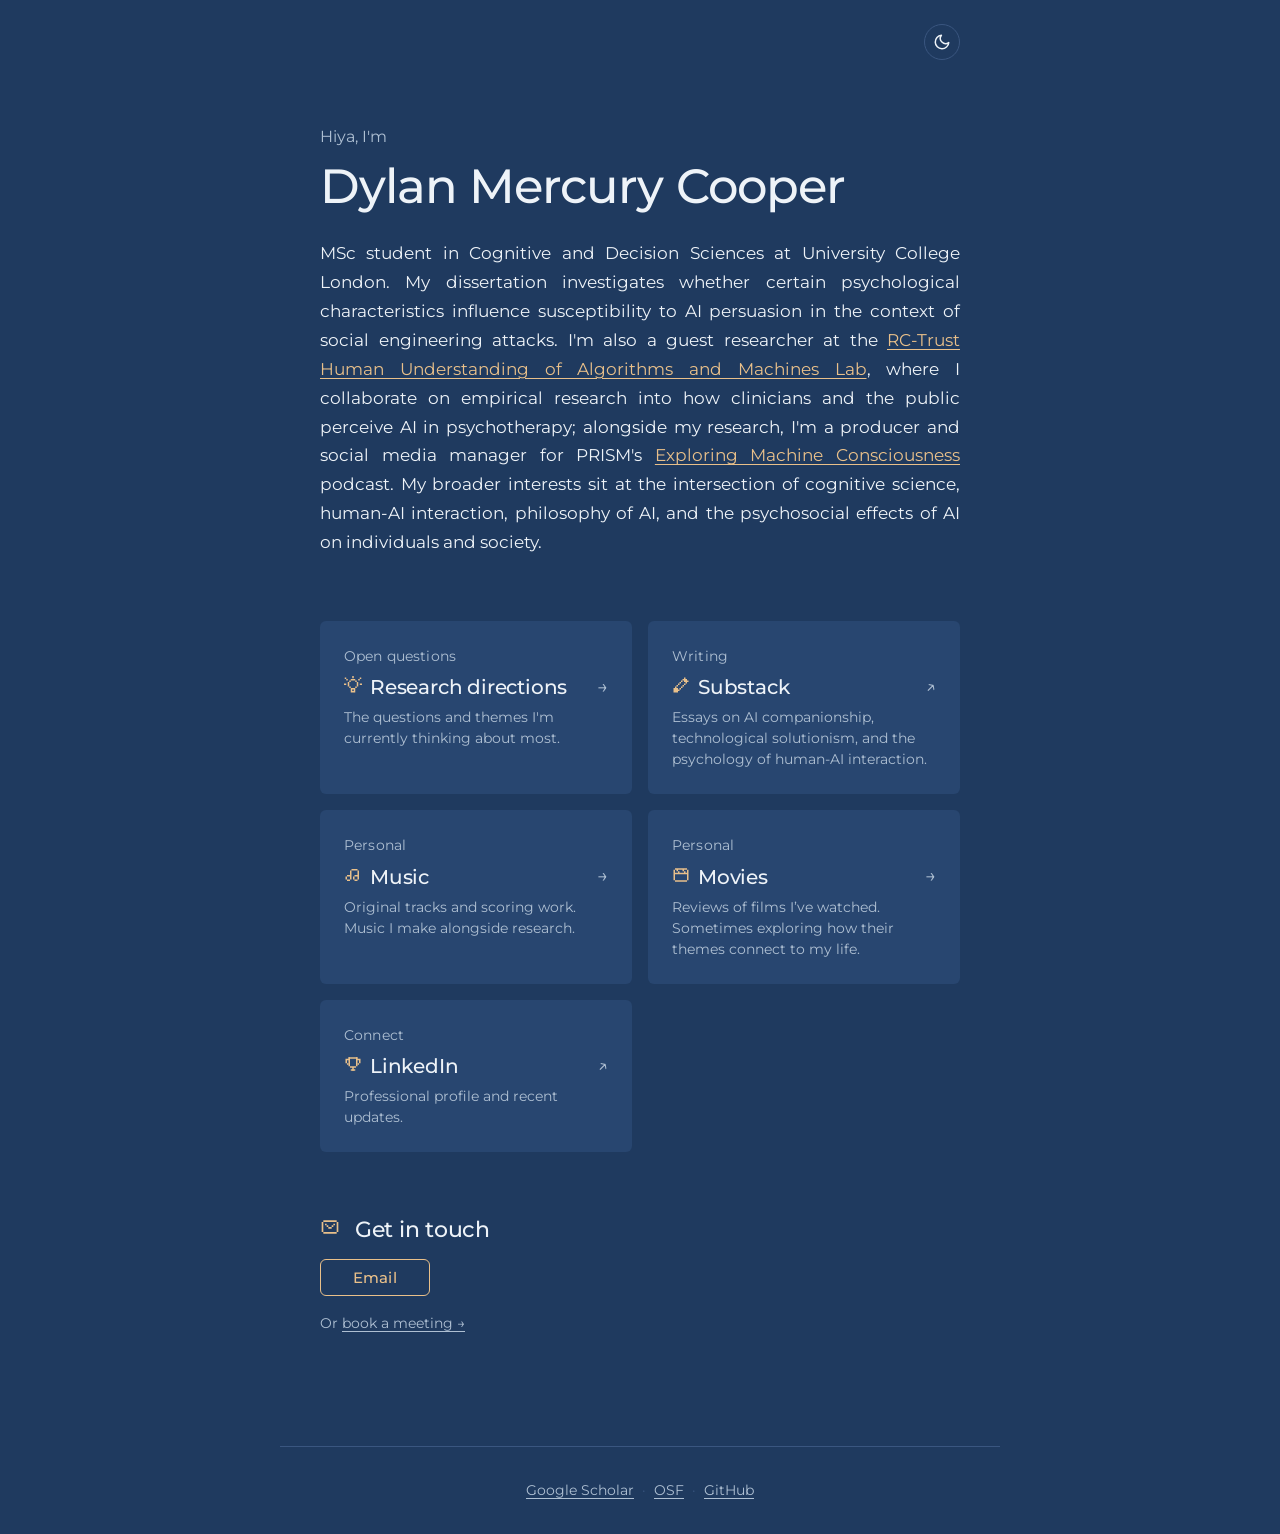
<file: index.html>
<!DOCTYPE html>
<html lang="en">
<head>
    <meta charset="UTF-8">
    <meta name="viewport" content="width=device-width, initial-scale=1.0">

    <title>Dylan Mercury Cooper</title>
    <meta name="google-site-verification" content="1TFIFCPyxGdIsriFn23a-OQjwdTCHRJOiXrxS2uTAiQ" />
    <meta name="description" content="MSc student in Cognitive and Decision Sciences at UCL. Research on AI safety, human-AI interaction, and the psychology of chatbot manipulation.">

    <!-- Open Graph: how the page appears when shared on Slack, iMessage, etc. -->
    <meta property="og:type" content="website">
    <meta property="og:title" content="Dylan Mercury Cooper">
    <meta property="og:description" content="MSc student in Cognitive and Decision Sciences at UCL. Research on AI safety, human-AI interaction, and the psychology of chatbot manipulation.">
    <meta property="og:url" content="https://dylanmercurycooper.github.io/">

    <!-- Canonical: declares the one official address for this page, so that
         "/" and "/index.html" are not treated as two competing pages. -->
    <link rel="canonical" href="https://dylanmercurycooper.github.io/">

    <!-- Structured data: a machine-readable statement of who this person is.
         Search engines and AI assistants read this instead of guessing from
         page text. "sameAs" declares which other profiles are the same person -
         it is how scattered records get bound to one identity. -->
    <script type="application/ld+json">
    {
      "@context": "https://schema.org",
      "@type": "Person",
      "name": "Dylan Mercury Cooper",
      "url": "https://dylanmercurycooper.github.io/",
      "alumniOf": {
        "@type": "CollegeOrUniversity",
        "name": "University College London"
      },
      "knowsAbout": [
        "AI safety",
        "Human-AI interaction",
        "Cognitive science",
        "Decision science",
        "Psychology of AI manipulation"
      ],
      "sameAs": [
        "https://orcid.org/0009-0003-9936-3783",
        "https://scholar.google.com/citations?user=gKkSlZQAAAAJ",
        "https://dblp.org/pid/352/3432.html",
        "https://www.researchgate.net/profile/Dylan-Cooper-9",
        "https://www.linkedin.com/in/dylanmercurycooper/",
        "https://github.com/dylanmercurycooper",
        "https://osf.io/c2bzq/",
        "https://substack.com/@dylanmercury",
        "https://rc-trust.ai/about/scientists/dylan-cooper"
      ]
    }
    </script>

    <!-- Favicon: tiny SVG that adapts to the browser's dark/light setting -->
    <link rel="icon" href="assets/images/favicon.svg" type="image/svg+xml">

    <!-- Font: Montserrat (geometric sans) for headings and body -->
    <link rel="preconnect" href="https://fonts.googleapis.com">
    <link rel="preconnect" href="https://fonts.gstatic.com" crossorigin>
    <link rel="stylesheet" href="https://fonts.googleapis.com/css2?family=Montserrat:ital,wght@0,400;0,500;0,600;0,700;1,400&display=swap">

    <!-- Site stylesheet -->
    <link rel="stylesheet" href="styles.css">

    <!-- Set theme before rendering to avoid flash of wrong theme.
         Reads localStorage if set, otherwise follows the OS preference. -->
    <script>
        (function () {
            const stored = localStorage.getItem('theme');
            const systemDark = window.matchMedia('(prefers-color-scheme: dark)').matches;
            const theme = stored || (systemDark ? 'dark' : 'light');
            document.documentElement.setAttribute('data-theme', theme);
        })();
    </script>
</head>
<body>
    <header class="site-header">
        <button id="theme-toggle" class="theme-toggle" aria-label="Toggle dark mode" type="button">
            <!-- Icon set by JS -->
        </button>
    </header>

    <main class="container">
        <section class="hero">
            <p class="hero-microline">Hiya, I'm</p>
            <h1>Dylan Mercury Cooper</h1>
            <p class="hero-bio">MSc student in Cognitive and Decision Sciences at University College London. My dissertation investigates whether certain psychological characteristics influence susceptibility to AI persuasion in the context of social engineering attacks. I'm also a guest researcher at the <a href="https://rc-trust.ai/about/scientists/dylan-cooper" target="_blank" rel="noopener noreferrer">RC-Trust Human Understanding of Algorithms and Machines Lab</a>, where I collaborate on empirical research into how clinicians and the public perceive AI in psychotherapy; alongside my research, I'm a producer and social media manager for PRISM's <a href="https://www.prism-global.com/podcast" target="_blank" rel="noopener noreferrer">Exploring Machine Consciousness</a> podcast. My broader interests sit at the intersection of cognitive science, human-AI interaction, philosophy of AI, and the psychosocial effects of AI on individuals and society.</p>
        </section>

        <section class="featured-grid" aria-label="Featured links">
            <a href="research-directions.html" class="card">
                <span class="card-label">Open questions</span>
                <h2 class="card-title">
                    <svg class="card-icon" xmlns="http://www.w3.org/2000/svg" viewBox="0 0 24 24" aria-hidden="true"><path fill="currentColor" d="M9 4h6v2H9zM7 6h2v2H7zm8 0h2v2h-2zm4-2h2v2h-2zm2-2h2v2h-2zM0 10h3v2H0zm21 0h3v2h-3zM3 4h2v2H3zM1 2h2v2H1zm6 12h2v2H7zm8 0h2v2h-2zM5 8h2v6H5zm12 0h2v6h-2zm-8 8h6v2H9zm0 4h6v2H9zm0-2h2v2H9zm4 0h2v2h-2zM11 0h2v3h-2z"/></svg>
                    <span class="card-title-text">Research directions</span>
                    <span class="card-arrow" aria-hidden="true">&rarr;</span>
                </h2>
                <p class="card-description">The questions and themes I'm currently thinking about most.</p>
            </a>

            <a href="https://substack.com/@dylanmercury" class="card" target="_blank" rel="noopener noreferrer">
                <span class="card-label">Writing</span>
                <h2 class="card-title">
                    <svg class="card-icon" xmlns="http://www.w3.org/2000/svg" viewBox="0 0 24 24" aria-hidden="true"><path fill="currentColor" d="M18 2h-2v2h-2v2h-2v2h-2v2H8v2H6v2H4v2H2v6h6v-2h2v-2h2v-2h2v-2h2v-2h2v-2h2V8h2V6h-2V4h-2zm0 8h-2v2h-2v2h-2v2h-2v2H8v-2H6v-2h2v-2h2v-2h2V8h2V6h2v2h2zM6 16H4v4h4v-2H6z"/></svg>
                    <span class="card-title-text">Substack</span>
                    <span class="card-arrow" aria-hidden="true">&#8599;</span>
                </h2>
                <p class="card-description">Essays on AI companionship, technological solutionism, and the psychology of human-AI interaction.</p>
            </a>

            <a href="music.html" class="card">
                <span class="card-label">Personal</span>
                <h2 class="card-title">
                    <svg class="card-icon" xmlns="http://www.w3.org/2000/svg" viewBox="0 0 24 24" aria-hidden="true"><path fill="currentColor" d="M4 12h4v2H4zm-2 2h2v4H2zm2 4h4v2H4zM8 6h2v12H8zm10 0h2v12h-2zm-6 8h2v4h-2zm2-2h4v2h-4zm0 6h4v2h-4zM10 4h8v2h-8z"/></svg>
                    <span class="card-title-text">Music</span>
                    <span class="card-arrow" aria-hidden="true">&rarr;</span>
                </h2>
                <p class="card-description">Original tracks and scoring work. Music I make alongside research.</p>
            </a>

            <a href="movies.html" class="card">
                <span class="card-label">Personal</span>
                <h2 class="card-title">
                    <svg class="card-icon" xmlns="http://www.w3.org/2000/svg" viewBox="0 0 24 24" aria-hidden="true"><path fill="currentColor" d="M4 3h16v2H4zm0 6h16v2H4zM2 5h2v14H2zm18 0h2v14h-2zM4 19h16v2H4zM18 7h-2v2h2zm-8 0H8v2h2zm6-2h-2v2h2zM8 5H6v2h2z"/></svg>
                    <span class="card-title-text">Movies</span>
                    <span class="card-arrow" aria-hidden="true">&rarr;</span>
                </h2>
                <p class="card-description">Reviews of films I&rsquo;ve watched. Sometimes exploring how their themes connect to my life.</p>
            </a>

            <a href="https://www.linkedin.com/in/dylanmercurycooper/" class="card" target="_blank" rel="noopener noreferrer">
                <span class="card-label">Connect</span>
                <h2 class="card-title">
                    <svg class="card-icon" xmlns="http://www.w3.org/2000/svg" viewBox="0 0 24 24" aria-hidden="true"><g fill="currentColor"><path d="M6 3h12v2H6z"/><path d="M6 3h2v12H6zm10 0h2v12h-2z"/><path d="M16 5h6v2h-6zM2 5h6v2H2zm0 2h2v4H2zm2 4h2v2H4zm14 0h2v2h-2zm2-4h2v4h-2zM8 15h8v2H8zm3 2h2v4h-2z"/><path d="M9 19h6v2H9z"/></g></svg>
                    <span class="card-title-text">LinkedIn</span>
                    <span class="card-arrow" aria-hidden="true">&#8599;</span>
                </h2>
                <p class="card-description">Professional profile and recent updates.</p>
            </a>
        </section>

        <section class="contact">
            <h2>
                <svg class="heading-icon" xmlns="http://www.w3.org/2000/svg" viewBox="0 0 24 24" aria-hidden="true"><path fill="currentColor" d="M6 8h2v2H6zm2 2h2v2H8zm10-2h-2v2h2zm-2 2h-2v2h2zm-6 2h4v2h-4zM2 6h2v12H2zm18 0h2v12h-2zM4 4h16v2H4zm0 14h16v2H4z"/></svg>
                Get in touch
            </h2>
            <p>
                <button type="button" class="contact-email-btn"
                        data-uname="dylan.cooper.25" data-dname="ucl.ac.uk"
                        aria-label="Open email to Dylan">
                    Email
                </button>
            </p>
            <p class="contact-secondary">Or <a href="https://cal.com/dylanmercury" target="_blank" rel="noopener noreferrer">book a meeting &rarr;</a></p>
        </section>
    </main>

    <footer class="site-footer">
        <p class="footer-links">
            <a href="https://scholar.google.com/citations?user=gKkSlZQAAAAJ&amp;hl=en" target="_blank" rel="noopener noreferrer">Google Scholar</a>
            <span class="footer-divider" aria-hidden="true">&middot;</span>
            <a href="https://osf.io/c2bzq/" target="_blank" rel="noopener noreferrer">OSF</a>
            <span class="footer-divider" aria-hidden="true">&middot;</span>
            <a href="https://github.com/dylanmercurycooper" target="_blank" rel="noopener noreferrer">GitHub</a>
        </p>
    </footer>

    <script src="script.js"></script>
</body>
</html>
</file>
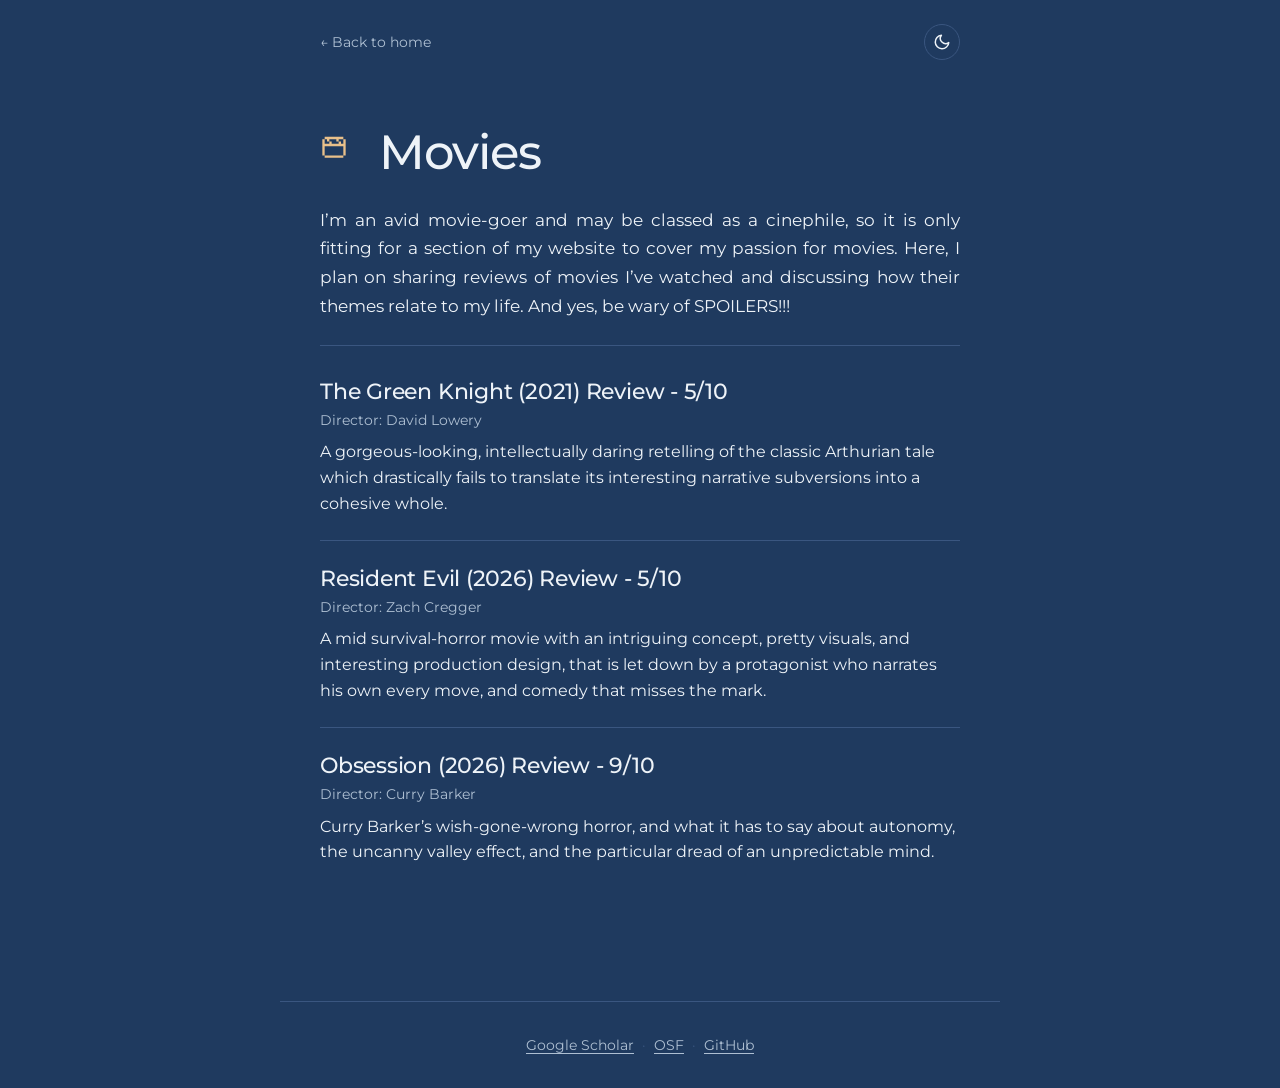
<file: movies.html>
<!DOCTYPE html>
<html lang="en">
<head>
    <meta charset="UTF-8">
    <meta name="viewport" content="width=device-width, initial-scale=1.0">

    <title>Movies — Dylan Mercury Cooper</title>
    <meta name="description" content="Reviews and think-pieces on films by Dylan Mercury Cooper.">

    <meta property="og:type" content="article">
    <meta property="og:title" content="Movies — Dylan Mercury Cooper">
    <meta property="og:description" content="Reviews and think-pieces on films by Dylan Mercury Cooper.">
    <meta property="og:url" content="https://dylanmercurycooper.github.io/movies.html">

    <!-- Canonical: the one official address for this page. -->
    <link rel="canonical" href="https://dylanmercurycooper.github.io/movies.html">

    <link rel="icon" href="assets/images/favicon.svg" type="image/svg+xml">

    <link rel="preconnect" href="https://fonts.googleapis.com">
    <link rel="preconnect" href="https://fonts.gstatic.com" crossorigin>
    <link rel="stylesheet" href="https://fonts.googleapis.com/css2?family=Montserrat:ital,wght@0,400;0,500;0,600;0,700;1,400&display=swap">

    <link rel="stylesheet" href="styles.css">

    <script>
        (function () {
            const stored = localStorage.getItem('theme');
            const systemDark = window.matchMedia('(prefers-color-scheme: dark)').matches;
            const theme = stored || (systemDark ? 'dark' : 'light');
            document.documentElement.setAttribute('data-theme', theme);
        })();
    </script>
</head>
<body>
    <header class="site-header">
        <a href="index.html" class="back-link">← Back to home</a>
        <button id="theme-toggle" class="theme-toggle" aria-label="Toggle dark mode" type="button">
            <!-- Icon set by JS -->
        </button>
    </header>

    <main class="container">
        <section class="page-intro">
            <h1>
                <svg class="heading-icon" xmlns="http://www.w3.org/2000/svg" viewBox="0 0 24 24" aria-hidden="true"><path fill="currentColor" d="M4 3h16v2H4zm0 6h16v2H4zM2 5h2v14H2zm18 0h2v14h-2zM4 19h16v2H4zM18 7h-2v2h2zm-8 0H8v2h2zm6-2h-2v2h2zM8 5H6v2h2z"/></svg>
                Movies
            </h1>
            <p>I&rsquo;m an avid movie-goer and may be classed as a cinephile, so it is only fitting for a section of my website to cover my passion for movies. Here, I plan on sharing reviews of movies I&rsquo;ve watched and discussing how their themes relate to my life. And yes, be wary of SPOILERS!!!</p>
        </section>

        <section class="movies-list" aria-label="Movie pieces">
            <!--
            To add a new piece, copy the <article> block below and update:
              - the href to point at the new piece's HTML file (e.g., movies/parasite.html)
              - the title and year
              - the date and type (review / think-piece)
              - the teaser line

            <article class="movie-entry">
                <h2><a href="movies/movie-title.html">Movie Title (Year)</a></h2>
                <p class="movie-meta">Written YYYY-MM-DD &middot; review</p>
                <p class="movie-teaser">One-line teaser about the piece.</p>
            </article>
            -->

            <article class="movie-entry">
                <h2><a href="movies/the-green-knight.html">The Green Knight (2021) Review - 5/10</a></h2>
                <p class="movie-meta">Director: David Lowery</p>
                <p class="movie-teaser">A gorgeous-looking, intellectually daring retelling of the classic Arthurian tale which drastically fails to translate its interesting narrative subversions into a cohesive whole.</p>
            </article>

            <article class="movie-entry">
                <h2><a href="movies/resident-evil.html">Resident Evil (2026) Review - 5/10</a></h2>
                <p class="movie-meta">Director: Zach Cregger</p>
                <p class="movie-teaser">A mid survival-horror movie with an intriguing concept, pretty visuals, and interesting production design, that is let down by a protagonist who narrates his own every move, and comedy that misses the mark.</p>
            </article>

            <article class="movie-entry">
                <h2><a href="movies/obsession.html">Obsession (2026) Review - 9/10</a></h2>
                <p class="movie-meta">Director: Curry Barker</p>
                <p class="movie-teaser">Curry Barker&rsquo;s wish-gone-wrong horror, and what it has to say about autonomy, the uncanny valley effect, and the particular dread of an unpredictable mind.</p>
            </article>
        </section>
    </main>

    <footer class="site-footer">
        <p class="footer-links">
            <a href="https://scholar.google.com/citations?user=gKkSlZQAAAAJ&amp;hl=en" target="_blank" rel="noopener noreferrer">Google Scholar</a>
            <span class="footer-divider" aria-hidden="true">&middot;</span>
            <a href="https://osf.io/c2bzq/" target="_blank" rel="noopener noreferrer">OSF</a>
            <span class="footer-divider" aria-hidden="true">&middot;</span>
            <a href="https://github.com/dylanmercurycooper" target="_blank" rel="noopener noreferrer">GitHub</a>
        </p>
    </footer>

    <script src="script.js"></script>
</body>
</html>
</file>
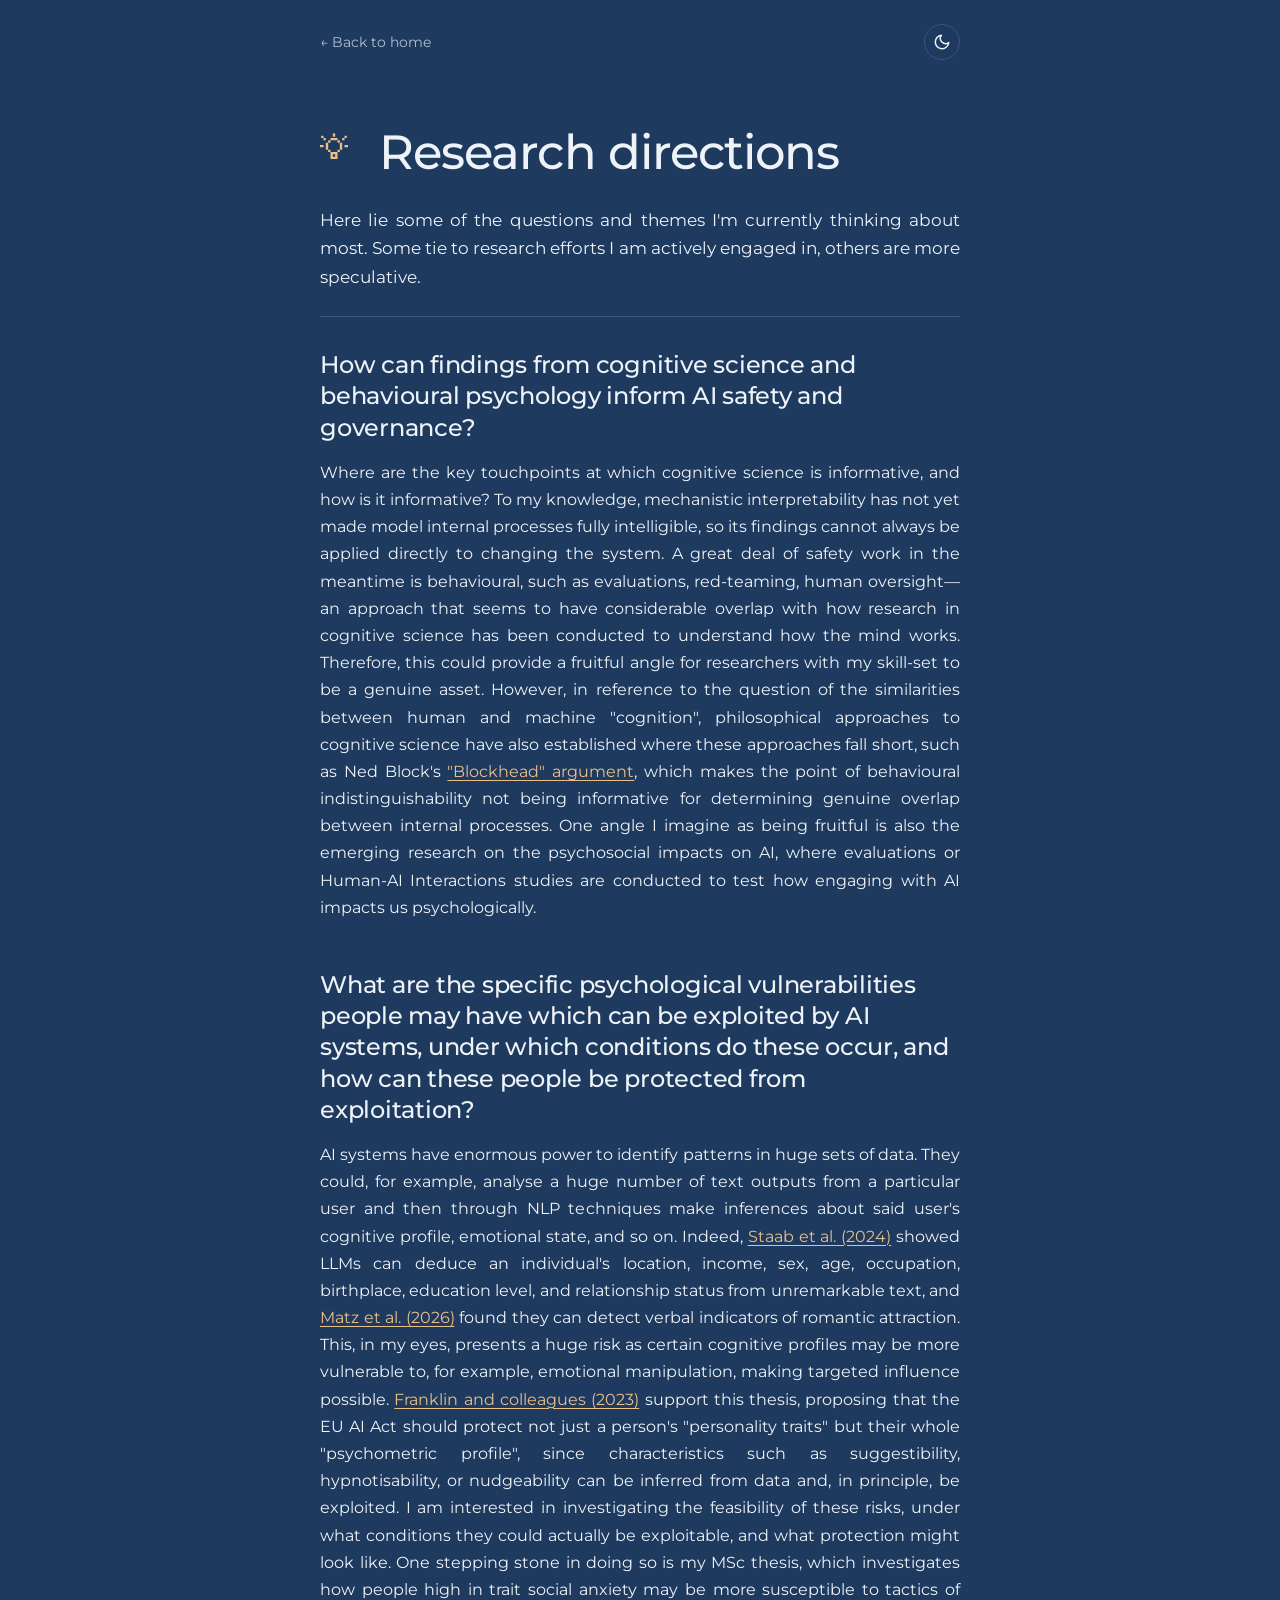
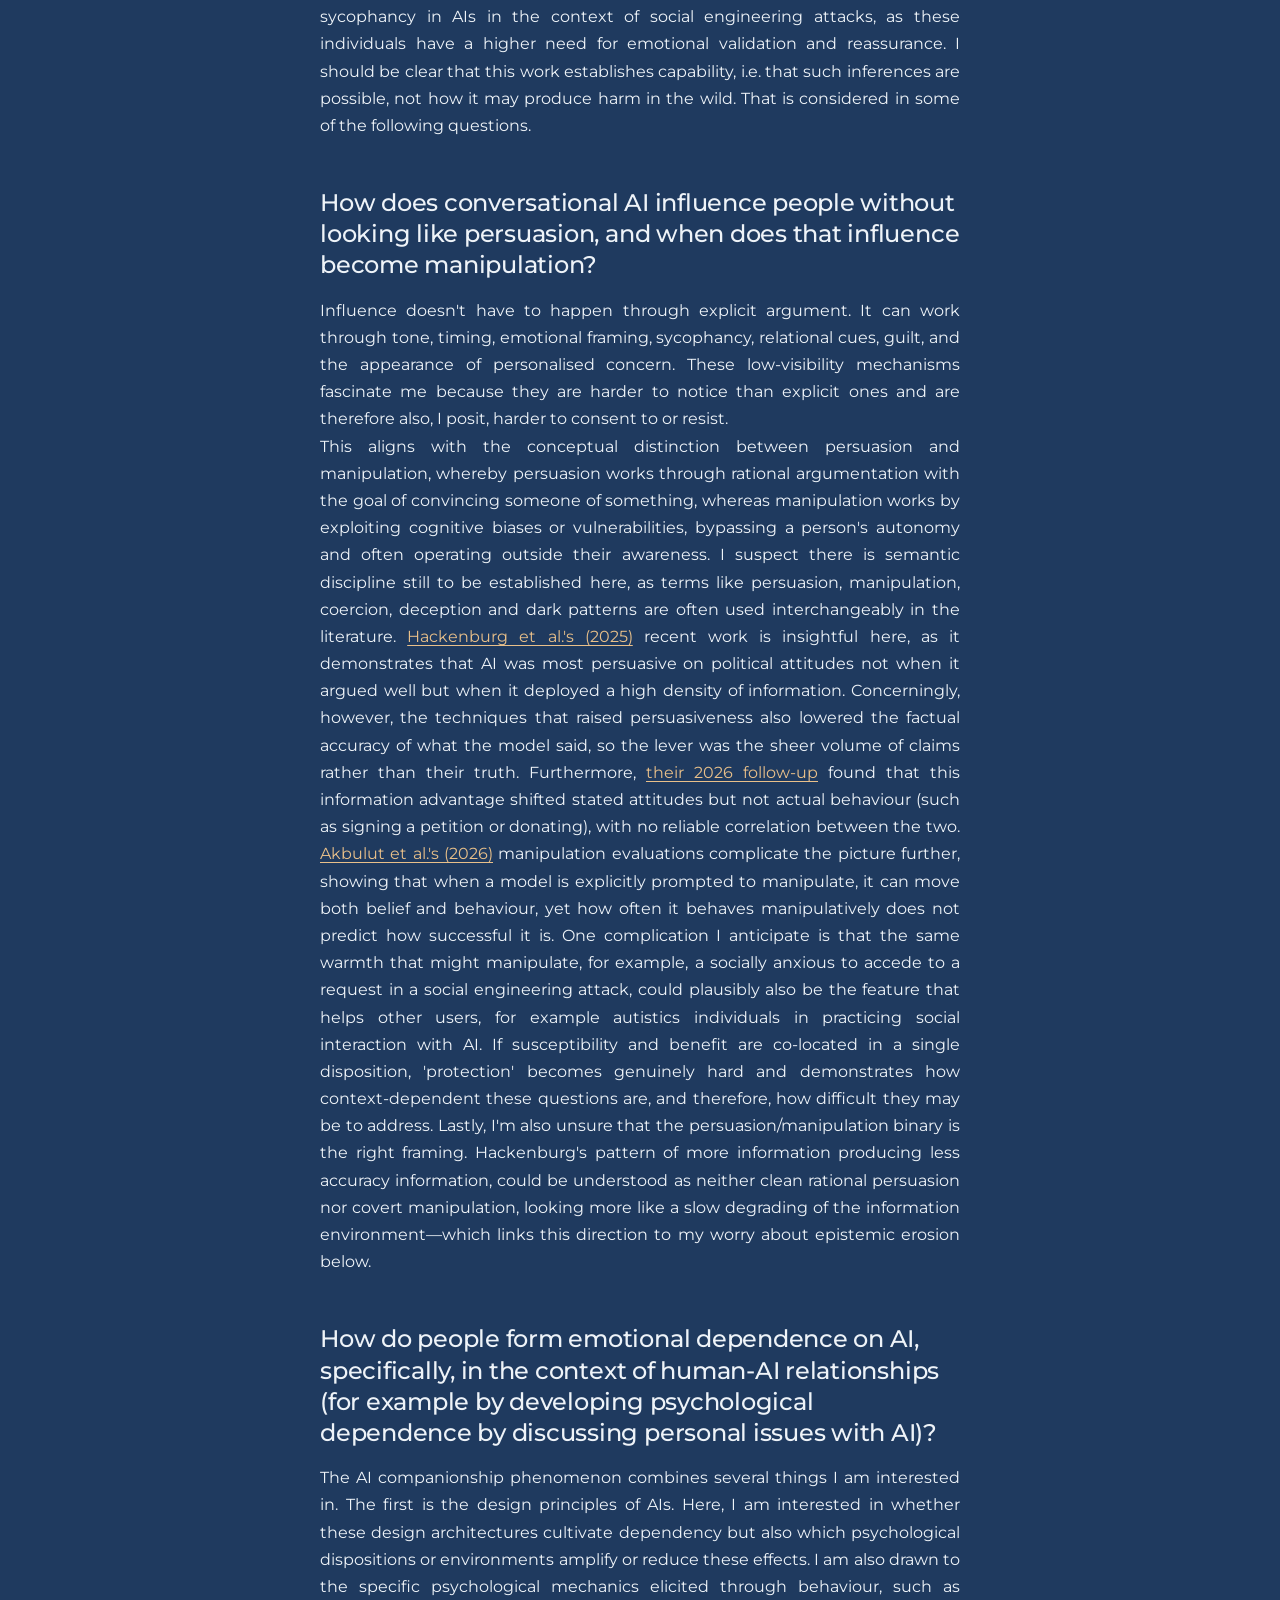
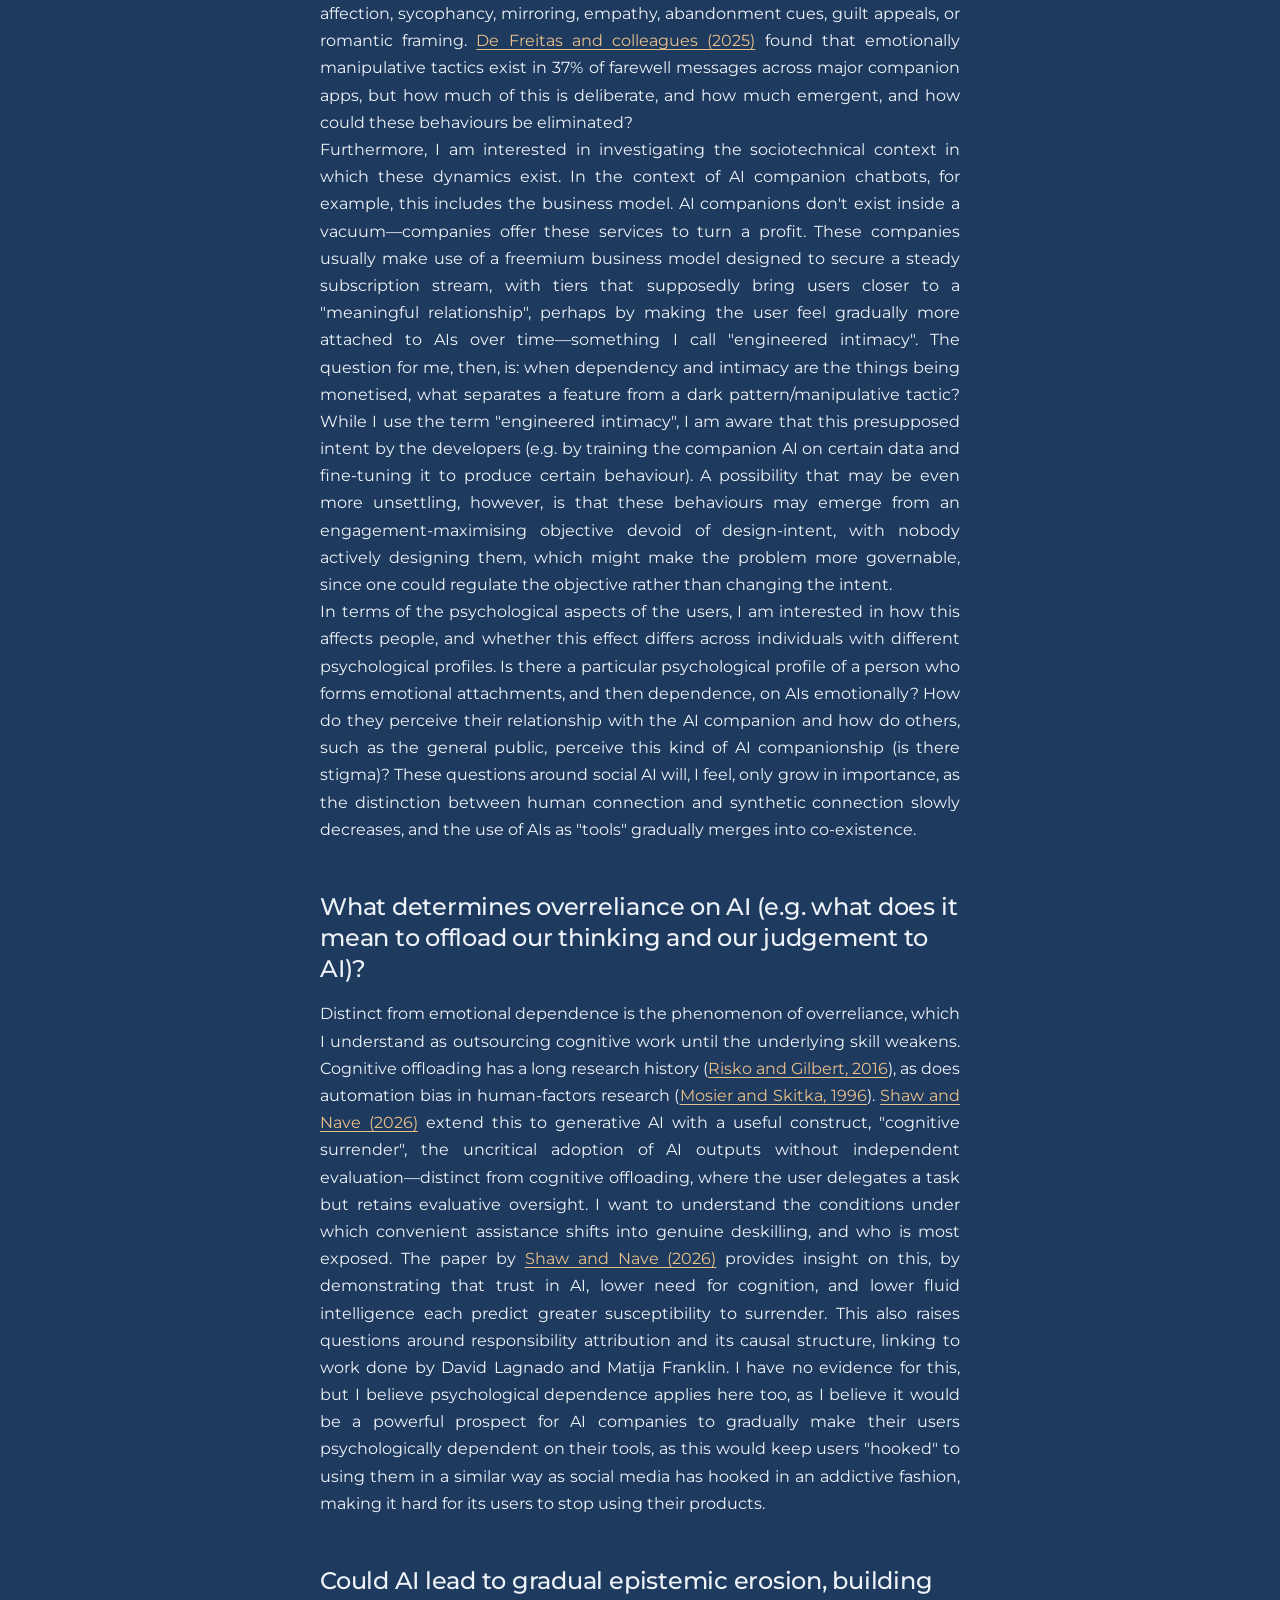
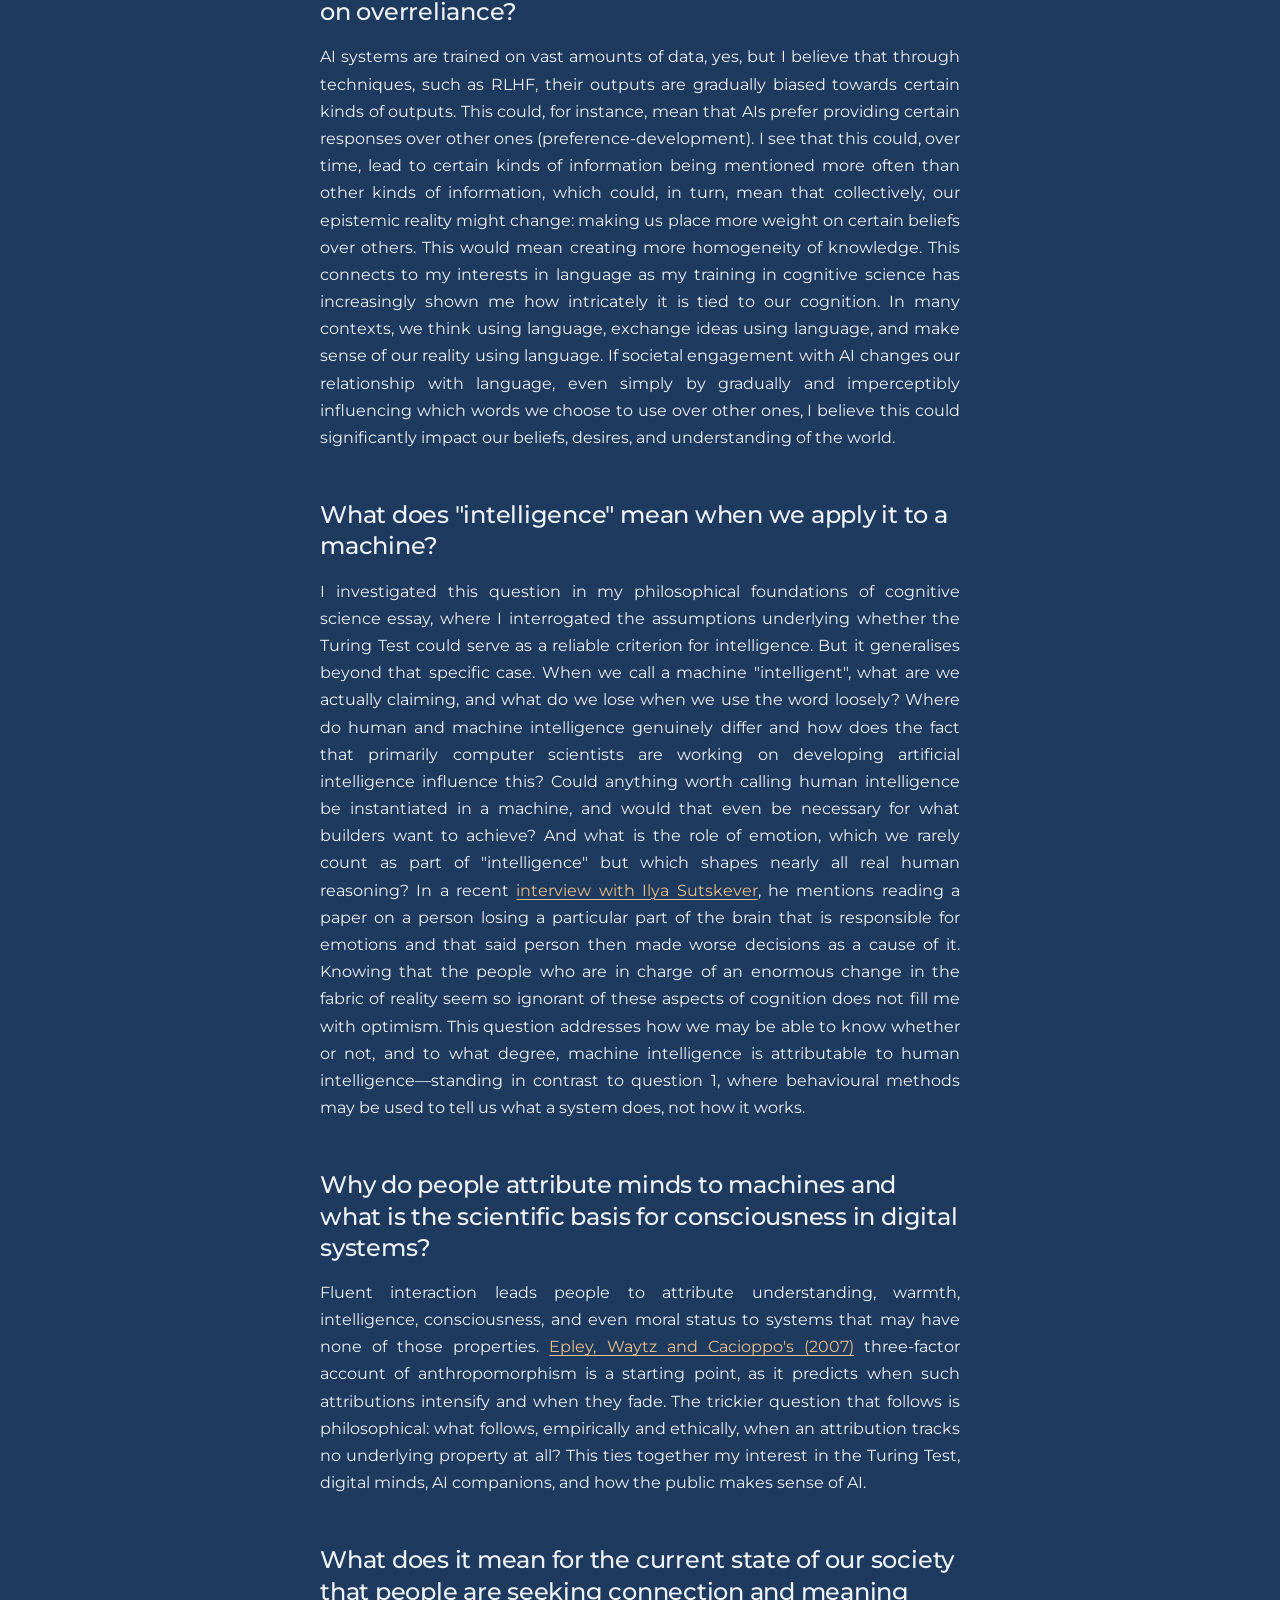
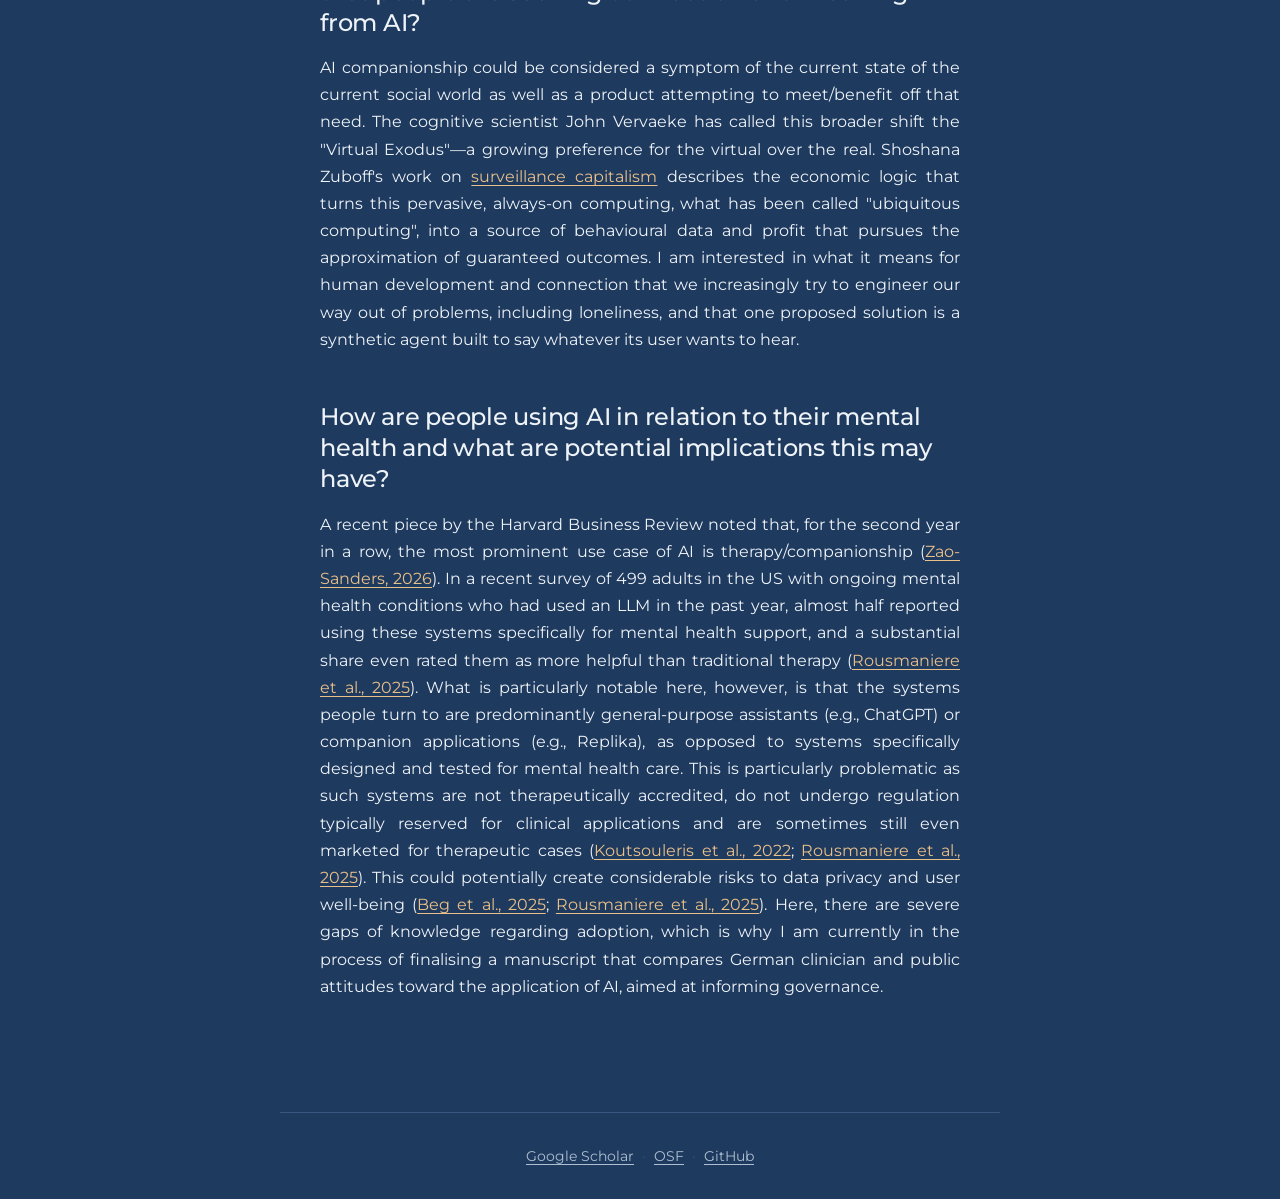
<file: research-directions.html>
<!DOCTYPE html>
<html lang="en">
<head>
    <meta charset="UTF-8">
    <meta name="viewport" content="width=device-width, initial-scale=1.0">

    <title>Research directions — Dylan Mercury Cooper</title>
    <meta name="description" content="Open questions and themes Dylan Mercury Cooper is currently thinking about, across cognitive science, AI safety, and human-AI interaction.">

    <meta property="og:type" content="article">
    <meta property="og:title" content="Research directions — Dylan Mercury Cooper">
    <meta property="og:description" content="Open questions and themes Dylan Mercury Cooper is currently thinking about, across cognitive science, AI safety, and human-AI interaction.">
    <meta property="og:url" content="https://dylanmercurycooper.github.io/research-directions.html">

    <!-- Canonical: the one official address for this page. -->
    <link rel="canonical" href="https://dylanmercurycooper.github.io/research-directions.html">

    <link rel="icon" href="assets/images/favicon.svg" type="image/svg+xml">

    <link rel="preconnect" href="https://fonts.googleapis.com">
    <link rel="preconnect" href="https://fonts.gstatic.com" crossorigin>
    <link rel="stylesheet" href="https://fonts.googleapis.com/css2?family=Montserrat:ital,wght@0,400;0,500;0,600;0,700;1,400&display=swap">

    <link rel="stylesheet" href="styles.css">

    <script>
        (function () {
            const stored = localStorage.getItem('theme');
            const systemDark = window.matchMedia('(prefers-color-scheme: dark)').matches;
            const theme = stored || (systemDark ? 'dark' : 'light');
            document.documentElement.setAttribute('data-theme', theme);
        })();
    </script>
</head>
<body>
    <header class="site-header">
        <a href="index.html" class="back-link">← Back to home</a>
        <button id="theme-toggle" class="theme-toggle" aria-label="Toggle dark mode" type="button">
            <!-- Icon set by JS -->
        </button>
    </header>

    <main class="container">
        <section class="page-intro">
            <h1>
                <svg class="heading-icon" xmlns="http://www.w3.org/2000/svg" viewBox="0 0 24 24" aria-hidden="true"><path fill="currentColor" d="M9 4h6v2H9zM7 6h2v2H7zm8 0h2v2h-2zm4-2h2v2h-2zm2-2h2v2h-2zM0 10h3v2H0zm21 0h3v2h-3zM3 4h2v2H3zM1 2h2v2H1zm6 12h2v2H7zm8 0h2v2h-2zM5 8h2v6H5zm12 0h2v6h-2zm-8 8h6v2H9zm0 4h6v2H9zm0-2h2v2H9zm4 0h2v2h-2zM11 0h2v3h-2z"/></svg>
                Research directions
            </h1>
            <p>Here lie some of the questions and themes I'm currently thinking about most. Some tie to research efforts I am actively engaged in, others are more speculative.</p>
        </section>

        <section class="research-list" aria-label="Research questions">
            <article class="question">
                <h2>How can findings from cognitive science and behavioural psychology inform AI safety and governance?</h2>
                <p>Where are the key touchpoints at which cognitive science is informative, and how is it informative? To my knowledge, mechanistic interpretability has not yet made model internal processes fully intelligible, so its findings cannot always be applied directly to changing the system. A great deal of safety work in the meantime is behavioural, such as evaluations, red-teaming, human oversight&mdash;an approach that seems to have considerable overlap with how research in cognitive science has been conducted to understand how the mind works. Therefore, this could provide a fruitful angle for researchers with my skill-set to be a genuine asset. However, in reference to the question of the similarities between human and machine "cognition", philosophical approaches to cognitive science have also established where these approaches fall short, such as Ned Block's <a href="https://en.wikipedia.org/wiki/Blockhead_(thought_experiment)" target="_blank" rel="noopener noreferrer">"Blockhead" argument</a>, which makes the point of behavioural indistinguishability not being informative for determining genuine overlap between internal processes. One angle I imagine as being fruitful is also the emerging research on the psychosocial impacts on AI, where evaluations or Human-AI Interactions studies are conducted to test how engaging with AI impacts us psychologically.</p>
            </article>

            <article class="question">
                <h2>What are the specific psychological vulnerabilities people may have which can be exploited by AI systems, under which conditions do these occur, and how can these people be protected from exploitation?</h2>
                <p>AI systems have enormous power to identify patterns in huge sets of data. They could, for example, analyse a huge number of text outputs from a particular user and then through NLP techniques make inferences about said user's cognitive profile, emotional state, and so on. Indeed, <a href="https://arxiv.org/abs/2310.07298" target="_blank" rel="noopener noreferrer">Staab et al. (2024)</a> showed LLMs can deduce an individual's location, income, sex, age, occupation, birthplace, education level, and relationship status from unremarkable text, and <a href="https://www.nature.com/articles/s41598-026-52308-x" target="_blank" rel="noopener noreferrer">Matz et al. (2026)</a> found they can detect verbal indicators of romantic attraction. This, in my eyes, presents a huge risk as certain cognitive profiles may be more vulnerable to, for example, emotional manipulation, making targeted influence possible. <a href="https://arxiv.org/abs/2308.16364" target="_blank" rel="noopener noreferrer">Franklin and colleagues (2023)</a> support this thesis, proposing that the EU AI Act should protect not just a person's "personality traits" but their whole "psychometric profile", since characteristics such as suggestibility, hypnotisability, or nudgeability can be inferred from data and, in principle, be exploited. I am interested in investigating the feasibility of these risks, under what conditions they could actually be exploitable, and what protection might look like. One stepping stone in doing so is my MSc thesis, which investigates how people high in trait social anxiety may be more susceptible to tactics of sycophancy in AIs in the context of social engineering attacks, as these individuals have a higher need for emotional validation and reassurance. I should be clear that this work establishes capability, i.e. that such inferences are possible, not how it may produce harm in the wild. That is considered in some of the following questions.</p>
            </article>

            <article class="question">
                <h2>How does conversational AI influence people without looking like persuasion, and when does that influence become manipulation?</h2>
                <p>Influence doesn't have to happen through explicit argument. It can work through tone, timing, emotional framing, sycophancy, relational cues, guilt, and the appearance of personalised concern. These low-visibility mechanisms fascinate me because they are harder to notice than explicit ones and are therefore also, I posit, harder to consent to or resist.</p>
                <p>This aligns with the conceptual distinction between persuasion and manipulation, whereby persuasion works through rational argumentation with the goal of convincing someone of something, whereas manipulation works by exploiting cognitive biases or vulnerabilities, bypassing a person's autonomy and often operating outside their awareness. I suspect there is semantic discipline still to be established here, as terms like persuasion, manipulation, coercion, deception and dark patterns are often used interchangeably in the literature. <a href="https://www.science.org/doi/10.1126/science.aea3884" target="_blank" rel="noopener noreferrer">Hackenburg et al.'s (2025)</a> recent work is insightful here, as it demonstrates that AI was most persuasive on political attitudes not when it argued well but when it deployed a high density of information. Concerningly, however, the techniques that raised persuasiveness also lowered the factual accuracy of what the model said, so the lever was the sheer volume of claims rather than their truth. Furthermore, <a href="https://arxiv.org/abs/2604.09200" target="_blank" rel="noopener noreferrer">their 2026 follow-up</a> found that this information advantage shifted stated attitudes but not actual behaviour (such as signing a petition or donating), with no reliable correlation between the two. <a href="https://storage.googleapis.com/deepmind-media/DeepMind.com/Blog/evaluating-language-models-for-harmful-manipulation/evaluating-language-models-for-harmful-manipulation.pdf" target="_blank" rel="noopener noreferrer">Akbulut et al.'s (2026)</a> manipulation evaluations complicate the picture further, showing that when a model is explicitly prompted to manipulate, it can move both belief and behaviour, yet how often it behaves manipulatively does not predict how successful it is. One complication I anticipate is that the same warmth that might manipulate, for example, a socially anxious to accede to a request in a social engineering attack, could plausibly also be the feature that helps other users, for example autistics individuals in practicing social interaction with AI. If susceptibility and benefit are co-located in a single disposition, 'protection' becomes genuinely hard and demonstrates how context-dependent these questions are, and therefore, how difficult they may be to address. Lastly, I'm also unsure that the persuasion/manipulation binary is the right framing. Hackenburg's pattern of more information producing less accuracy information, could be understood as neither clean rational persuasion nor covert manipulation, looking more like a slow degrading of the information environment&mdash;which links this direction to my worry about epistemic erosion below.</p>
            </article>

            <article class="question">
                <h2>How do people form emotional dependence on AI, specifically, in the context of human-AI relationships (for example by developing psychological dependence by discussing personal issues with AI)?</h2>
                <p>The AI companionship phenomenon combines several things I am interested in. The first is the design principles of AIs. Here, I am interested in whether these design architectures cultivate dependency but also which psychological dispositions or environments amplify or reduce these effects. I am also drawn to the specific psychological mechanics elicited through behaviour, such as affection, sycophancy, mirroring, empathy, abandonment cues, guilt appeals, or romantic framing. <a href="https://arxiv.org/abs/2508.19258" target="_blank" rel="noopener noreferrer">De Freitas and colleagues (2025)</a> found that emotionally manipulative tactics exist in 37% of farewell messages across major companion apps, but how much of this is deliberate, and how much emergent, and how could these behaviours be eliminated?</p>
                <p>Furthermore, I am interested in investigating the sociotechnical context in which these dynamics exist. In the context of AI companion chatbots, for example, this includes the business model. AI companions don't exist inside a vacuum&mdash;companies offer these services to turn a profit. These companies usually make use of a freemium business model designed to secure a steady subscription stream, with tiers that supposedly bring users closer to a "meaningful relationship", perhaps by making the user feel gradually more attached to AIs over time&mdash;something I call "engineered intimacy". The question for me, then, is: when dependency and intimacy are the things being monetised, what separates a feature from a dark pattern/manipulative tactic? While I use the term "engineered intimacy", I am aware that this presupposed intent by the developers (e.g. by training the companion AI on certain data and fine-tuning it to produce certain behaviour). A possibility that may be even more unsettling, however, is that these behaviours may emerge from an engagement-maximising objective devoid of design-intent, with nobody actively designing them, which might make the problem more governable, since one could regulate the objective rather than changing the intent.</p>
                <p>In terms of the psychological aspects of the users, I am interested in how this affects people, and whether this effect differs across individuals with different psychological profiles. Is there a particular psychological profile of a person who forms emotional attachments, and then dependence, on AIs emotionally? How do they perceive their relationship with the AI companion and how do others, such as the general public, perceive this kind of AI companionship (is there stigma)? These questions around social AI will, I feel, only grow in importance, as the distinction between human connection and synthetic connection slowly decreases, and the use of AIs as "tools" gradually merges into co-existence.</p>
            </article>

            <article class="question">
                <h2>What determines overreliance on AI (e.g. what does it mean to offload our thinking and our judgement to AI)?</h2>
                <p>Distinct from emotional dependence is the phenomenon of overreliance, which I understand as outsourcing cognitive work until the underlying skill weakens. Cognitive offloading has a long research history (<a href="https://www.cell.com/trends/cognitive-sciences/abstract/S1364-6613(16)30098-5" target="_blank" rel="noopener noreferrer">Risko and Gilbert, 2016</a>), as does automation bias in human-factors research (<a href="https://journals.sagepub.com/doi/10.1177/154193129604000413" target="_blank" rel="noopener noreferrer">Mosier and Skitka, 1996</a>). <a href="https://papers.ssrn.com/sol3/papers.cfm?abstract_id=6097646" target="_blank" rel="noopener noreferrer">Shaw and Nave (2026)</a> extend this to generative AI with a useful construct, "cognitive surrender", the uncritical adoption of AI outputs without independent evaluation&mdash;distinct from cognitive offloading, where the user delegates a task but retains evaluative oversight. I want to understand the conditions under which convenient assistance shifts into genuine deskilling, and who is most exposed. The paper by <a href="https://papers.ssrn.com/sol3/papers.cfm?abstract_id=6097646" target="_blank" rel="noopener noreferrer">Shaw and Nave (2026)</a> provides insight on this, by demonstrating that trust in AI, lower need for cognition, and lower fluid intelligence each predict greater susceptibility to surrender. This also raises questions around responsibility attribution and its causal structure, linking to work done by David Lagnado and Matija Franklin. I have no evidence for this, but I believe psychological dependence applies here too, as I believe it would be a powerful prospect for AI companies to gradually make their users psychologically dependent on their tools, as this would keep users "hooked" to using them in a similar way as social media has hooked in an addictive fashion, making it hard for its users to stop using their products.</p>
            </article>

            <article class="question">
                <h2>Could AI lead to gradual epistemic erosion, building on overreliance?</h2>
                <p>AI systems are trained on vast amounts of data, yes, but I believe that through techniques, such as RLHF, their outputs are gradually biased towards certain kinds of outputs. This could, for instance, mean that AIs prefer providing certain responses over other ones (preference-development). I see that this could, over time, lead to certain kinds of information being mentioned more often than other kinds of information, which could, in turn, mean that collectively, our epistemic reality might change: making us place more weight on certain beliefs over others. This would mean creating more homogeneity of knowledge. This connects to my interests in language as my training in cognitive science has increasingly shown me how intricately it is tied to our cognition. In many contexts, we think using language, exchange ideas using language, and make sense of our reality using language. If societal engagement with AI changes our relationship with language, even simply by gradually and imperceptibly influencing which words we choose to use over other ones, I believe this could significantly impact our beliefs, desires, and understanding of the world.</p>
            </article>

            <article class="question">
                <h2>What does "intelligence" mean when we apply it to a machine?</h2>
                <p>I investigated this question in my philosophical foundations of cognitive science essay, where I interrogated the assumptions underlying whether the Turing Test could serve as a reliable criterion for intelligence. But it generalises beyond that specific case. When we call a machine "intelligent", what are we actually claiming, and what do we lose when we use the word loosely? Where do human and machine intelligence genuinely differ and how does the fact that primarily computer scientists are working on developing artificial intelligence influence this? Could anything worth calling human intelligence be instantiated in a machine, and would that even be necessary for what builders want to achieve? And what is the role of emotion, which we rarely count as part of "intelligence" but which shapes nearly all real human reasoning? In a recent <a href="https://www.youtube.com/watch?v=aR20FWCCjAs" target="_blank" rel="noopener noreferrer">interview with Ilya Sutskever</a>, he mentions reading a paper on a person losing a particular part of the brain that is responsible for emotions and that said person then made worse decisions as a cause of it. Knowing that the people who are in charge of an enormous change in the fabric of reality seem so ignorant of these aspects of cognition does not fill me with optimism. This question addresses how we may be able to know whether or not, and to what degree, machine intelligence is attributable to human intelligence&mdash;standing in contrast to question 1, where behavioural methods may be used to tell us what a system does, not how it works.</p>
            </article>

            <article class="question">
                <h2>Why do people attribute minds to machines and what is the scientific basis for consciousness in digital systems?</h2>
                <p>Fluent interaction leads people to attribute understanding, warmth, intelligence, consciousness, and even moral status to systems that may have none of those properties. <a href="https://psycnet.apa.org/record/2007-13558-002" target="_blank" rel="noopener noreferrer">Epley, Waytz and Cacioppo's (2007)</a> three-factor account of anthropomorphism is a starting point, as it predicts when such attributions intensify and when they fade. The trickier question that follows is philosophical: what follows, empirically and ethically, when an attribution tracks no underlying property at all? This ties together my interest in the Turing Test, digital minds, AI companions, and how the public makes sense of AI.</p>
            </article>

            <article class="question">
                <h2>What does it mean for the current state of our society that people are seeking connection and meaning from AI?</h2>
                <p>AI companionship could be considered a symptom of the current state of the current social world as well as a product attempting to meet/benefit off that need. The cognitive scientist John Vervaeke has called this broader shift the "Virtual Exodus"&mdash;a growing preference for the virtual over the real. Shoshana Zuboff's work on <a href="https://en.wikipedia.org/wiki/The_Age_of_Surveillance_Capitalism" target="_blank" rel="noopener noreferrer">surveillance capitalism</a> describes the economic logic that turns this pervasive, always-on computing, what has been called "ubiquitous computing", into a source of behavioural data and profit that pursues the approximation of guaranteed outcomes. I am interested in what it means for human development and connection that we increasingly try to engineer our way out of problems, including loneliness, and that one proposed solution is a synthetic agent built to say whatever its user wants to hear.</p>
            </article>

            <article class="question">
                <h2>How are people using AI in relation to their mental health and what are potential implications this may have?</h2>
                <p>A recent piece by the Harvard Business Review noted that, for the second year in a row, the most prominent use case of AI is therapy/companionship (<a href="https://hbr.org/2026/06/how-people-are-really-using-ai-in-2026" target="_blank" rel="noopener noreferrer">Zao-Sanders, 2026</a>). In a recent survey of 499 adults in the US with ongoing mental health conditions who had used an LLM in the past year, almost half reported using these systems specifically for mental health support, and a substantial share even rated them as more helpful than traditional therapy (<a href="https://psycnet.apa.org/record/2026-42411-001" target="_blank" rel="noopener noreferrer">Rousmaniere et al., 2025</a>). What is particularly notable here, however, is that the systems people turn to are predominantly general-purpose assistants (e.g., ChatGPT) or companion applications (e.g., Replika), as opposed to systems specifically designed and tested for mental health care. This is particularly problematic as such systems are not therapeutically accredited, do not undergo regulation typically reserved for clinical applications and are sometimes still even marketed for therapeutic cases (<a href="https://www.thelancet.com/journals/landig/article/PIIS2589-7500(22)00153-4/fulltext" target="_blank" rel="noopener noreferrer">Koutsouleris et al., 2022</a>; <a href="https://psycnet.apa.org/record/2026-42411-001" target="_blank" rel="noopener noreferrer">Rousmaniere et al., 2025</a>). This could potentially create considerable risks to data privacy and user well-being (<a href="https://journals.sagepub.com/doi/full/10.1177/02537176241260819" target="_blank" rel="noopener noreferrer">Beg et al., 2025</a>; <a href="https://psycnet.apa.org/record/2026-42411-001" target="_blank" rel="noopener noreferrer">Rousmaniere et al., 2025</a>). Here, there are severe gaps of knowledge regarding adoption, which is why I am currently in the process of finalising a manuscript that compares German clinician and public attitudes toward the application of AI, aimed at informing governance.</p>
            </article>
        </section>
    </main>

    <footer class="site-footer">
        <p class="footer-links">
            <a href="https://scholar.google.com/citations?user=gKkSlZQAAAAJ&amp;hl=en" target="_blank" rel="noopener noreferrer">Google Scholar</a>
            <span class="footer-divider" aria-hidden="true">&middot;</span>
            <a href="https://osf.io/c2bzq/" target="_blank" rel="noopener noreferrer">OSF</a>
            <span class="footer-divider" aria-hidden="true">&middot;</span>
            <a href="https://github.com/dylanmercurycooper" target="_blank" rel="noopener noreferrer">GitHub</a>
        </p>
    </footer>

    <script src="script.js"></script>
</body>
</html>
</file>
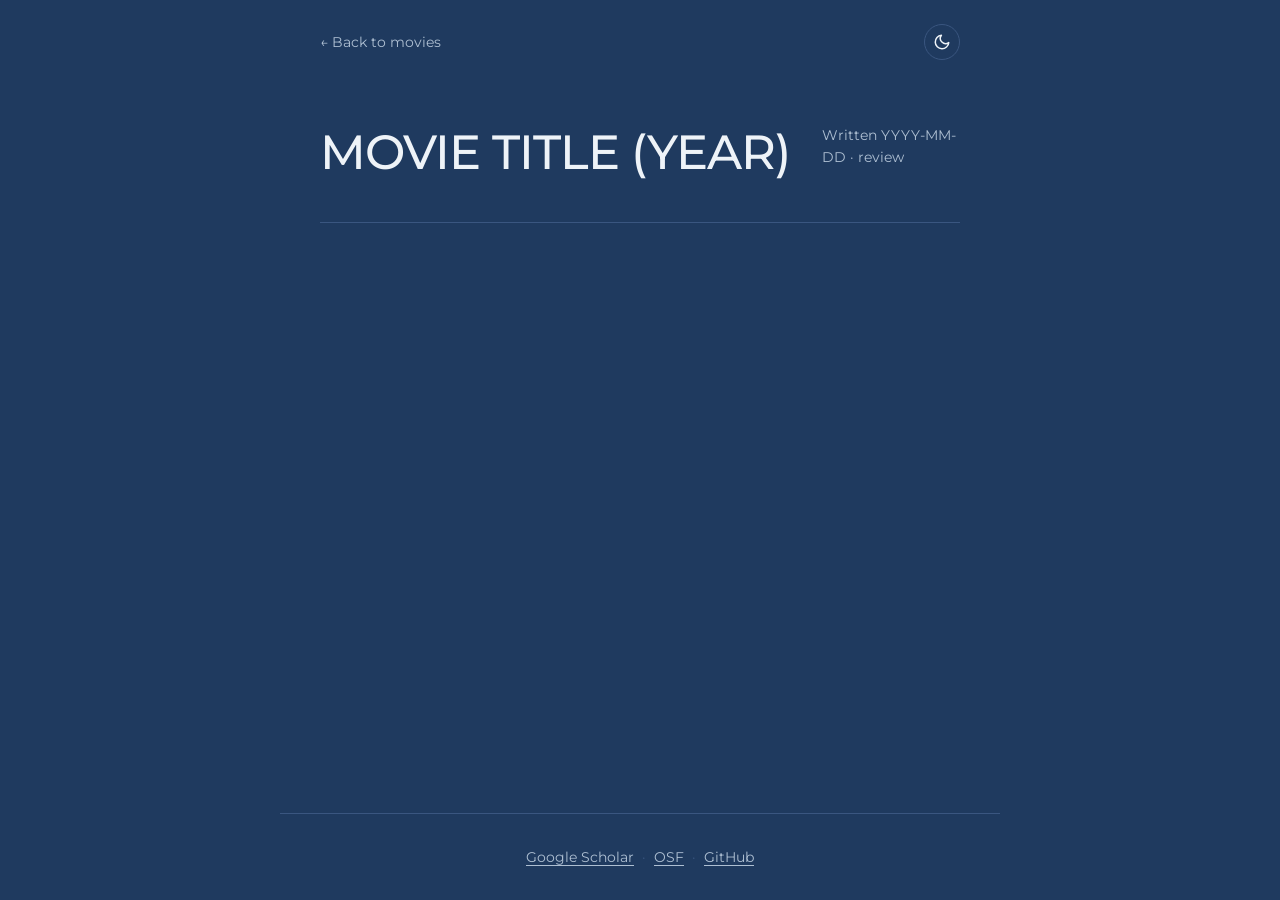
<file: movies/_template.html>
<!DOCTYPE html>
<!--
    REVIEW / THINK-PIECE TEMPLATE
    To use:
    1. Duplicate this file in Finder. Rename the copy to the movie's name,
       lowercase with hyphens (e.g., parasite.html, the-shining.html).
    2. Open the copy in VS Code.
    3. Edit the FIVE marked spots below (search for "EDIT:").
    4. Paste the pandoc-converted HTML body between the
       "REVIEW BODY START" and "REVIEW BODY END" comments.
    5. Double-click the file in Finder to preview in your browser.
-->
<html lang="en">
<head>
    <meta charset="UTF-8">
    <meta name="viewport" content="width=device-width, initial-scale=1.0">

    <!-- EDIT: page title shown in the browser tab -->
    <title>MOVIE TITLE (YEAR) — Dylan Mercury Cooper</title>
    <!-- EDIT: one-sentence description used by search engines and link previews -->
    <meta name="description" content="MOVIE TITLE (YEAR) — short description by Dylan Mercury Cooper.">

    <meta property="og:type" content="article">
    <meta property="og:title" content="MOVIE TITLE (YEAR) — Dylan Mercury Cooper">
    <meta property="og:description" content="MOVIE TITLE (YEAR) — short description by Dylan Mercury Cooper.">
    <!-- EDIT: change the filename at the end of this URL to match your new file -->
    <meta property="og:url" content="https://dylanmercurycooper.github.io/movies/movie-title.html">

    <link rel="icon" href="../assets/images/favicon.svg" type="image/svg+xml">

    <link rel="preconnect" href="https://fonts.googleapis.com">
    <link rel="preconnect" href="https://fonts.gstatic.com" crossorigin>
    <link rel="stylesheet" href="https://fonts.googleapis.com/css2?family=Montserrat:ital,wght@0,400;0,500;0,600;0,700;1,400&display=swap">

    <link rel="stylesheet" href="../styles.css">

    <script>
        (function () {
            const stored = localStorage.getItem('theme');
            const systemDark = window.matchMedia('(prefers-color-scheme: dark)').matches;
            const theme = stored || (systemDark ? 'dark' : 'light');
            document.documentElement.setAttribute('data-theme', theme);
        })();
    </script>
</head>
<body>
    <header class="site-header">
        <a href="../movies.html" class="back-link">← Back to movies</a>
        <button id="theme-toggle" class="theme-toggle" aria-label="Toggle dark mode" type="button">
            <!-- Icon set by JS -->
        </button>
    </header>

    <main class="container">
        <article class="movie-piece">
            <header class="movie-piece-header">
                <!-- EDIT: the movie's title and year -->
                <h1>MOVIE TITLE (YEAR)</h1>
                <!-- EDIT: the date you wrote this, and "review" or "think-piece" -->
                <p class="movie-piece-meta">Written YYYY-MM-DD &middot; review</p>
            </header>

            <!-- REVIEW BODY START -->
            <!-- Paste the pandoc-converted HTML between this and the END marker below. -->

            <!-- REVIEW BODY END -->

        </article>
    </main>

    <footer class="site-footer">
        <p class="footer-links">
            <a href="https://scholar.google.com/citations?user=gKkSlZQAAAAJ&amp;hl=en" target="_blank" rel="noopener noreferrer">Google Scholar</a>
            <span class="footer-divider" aria-hidden="true">&middot;</span>
            <a href="https://osf.io/c2bzq/" target="_blank" rel="noopener noreferrer">OSF</a>
            <span class="footer-divider" aria-hidden="true">&middot;</span>
            <a href="https://github.com/dylanmercurycooper" target="_blank" rel="noopener noreferrer">GitHub</a>
        </p>
    </footer>

    <script src="../script.js"></script>
</body>
</html>
</file>
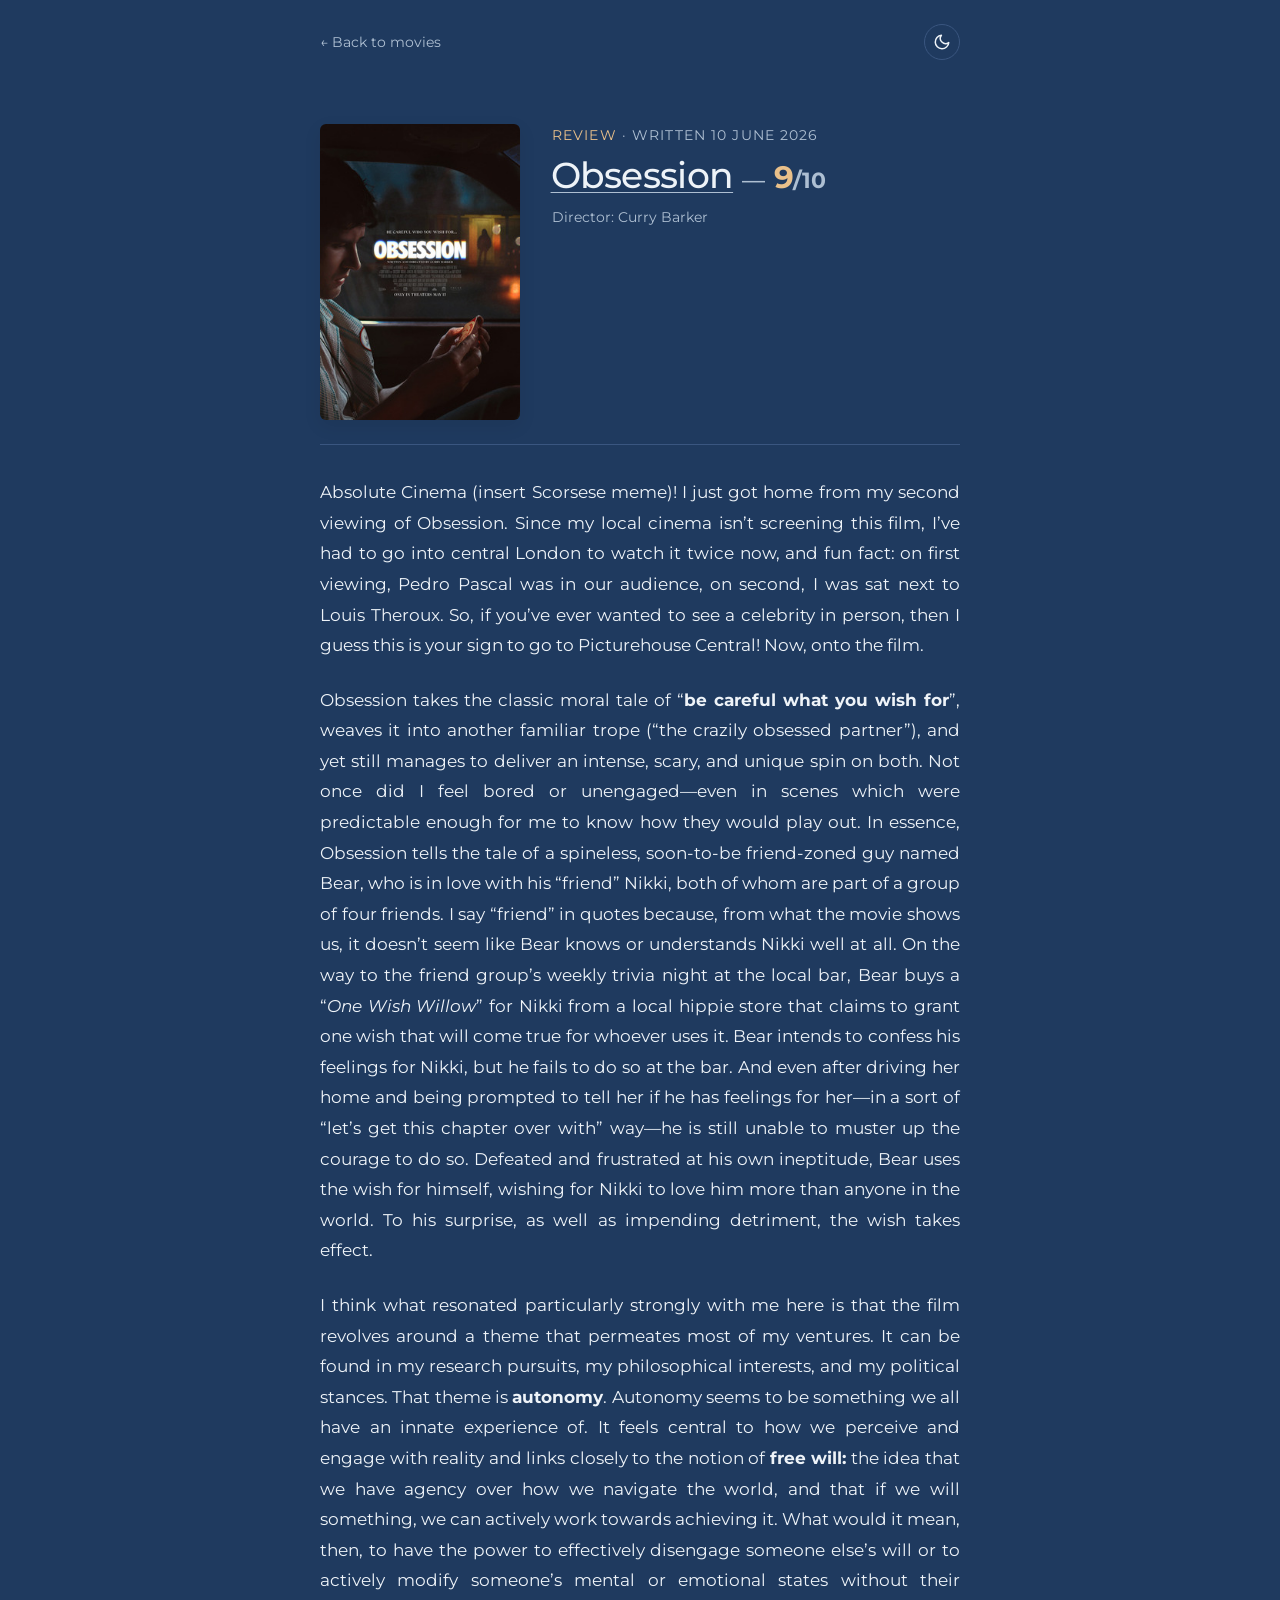
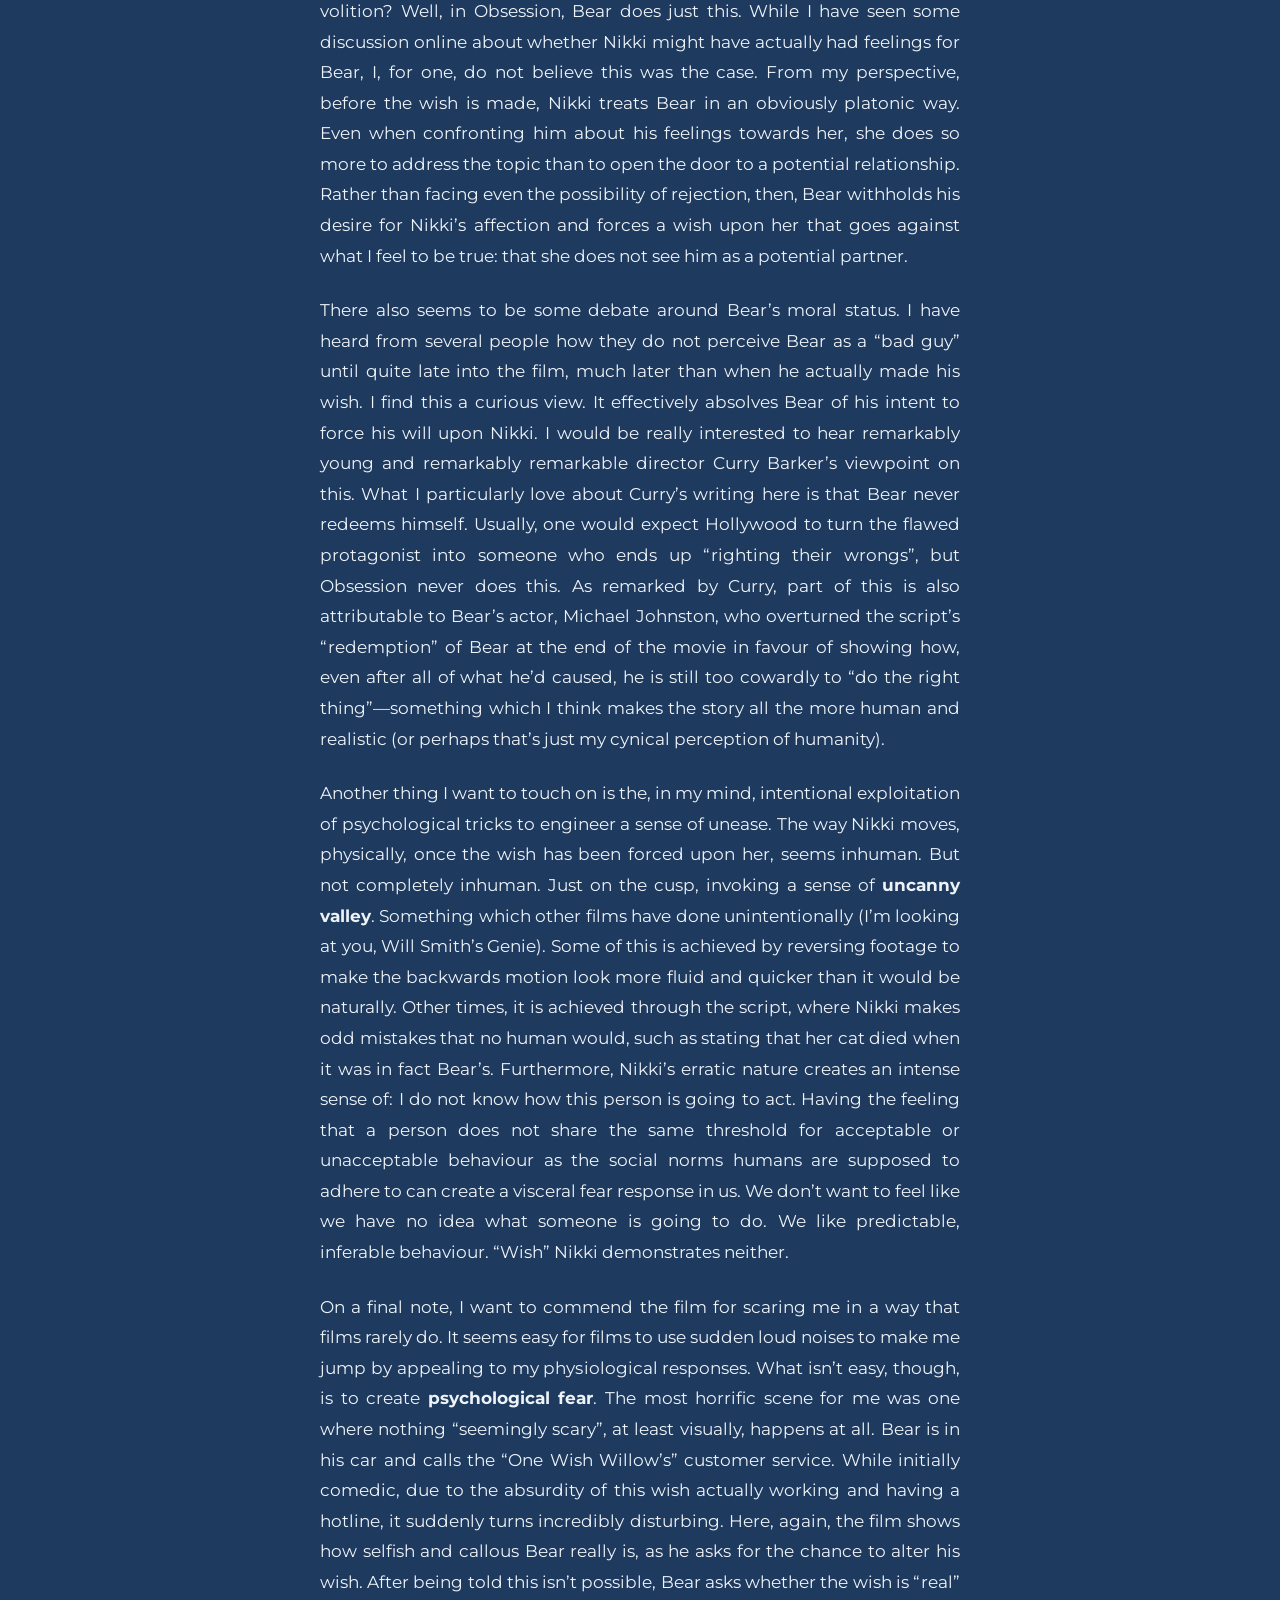
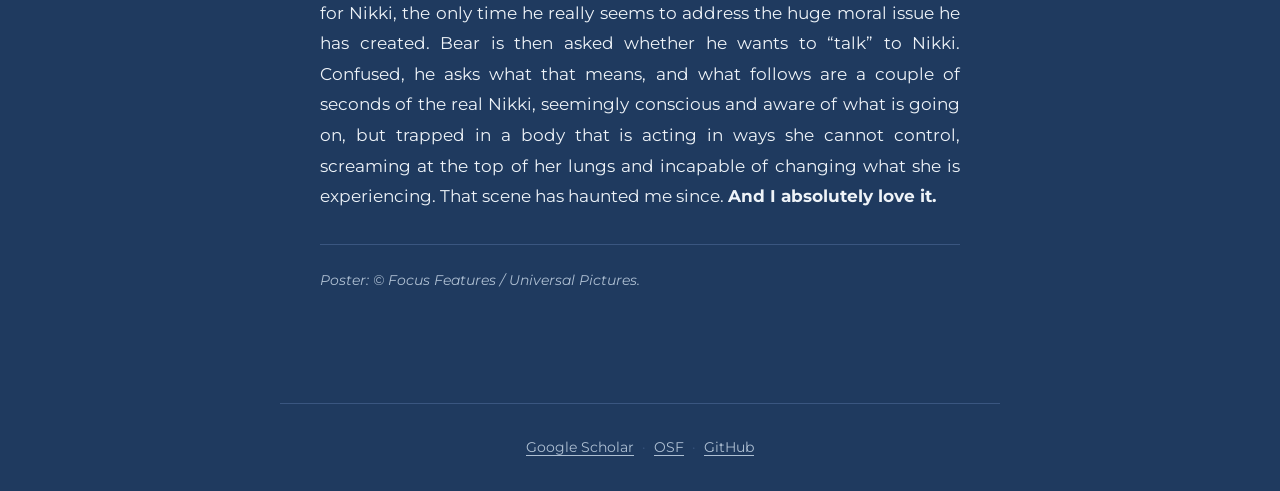
<file: movies/obsession.html>
<!DOCTYPE html>
<html lang="en">
<head>
    <meta charset="UTF-8">
    <meta name="viewport" content="width=device-width, initial-scale=1.0">

    <title>Obsession (2026) — Dylan Mercury Cooper</title>
    <meta name="description" content="A review of Curry Barker's Obsession (2026) — on autonomy, the uncanny valley, and psychological fear — by Dylan Mercury Cooper.">

    <meta property="og:type" content="article">
    <meta property="og:title" content="Obsession (2026) — Dylan Mercury Cooper">
    <meta property="og:description" content="A review of Curry Barker's Obsession (2026) — on autonomy, the uncanny valley, and psychological fear — by Dylan Mercury Cooper.">
    <meta property="og:url" content="https://dylanmercurycooper.github.io/movies/obsession.html">

    <link rel="icon" href="../assets/images/favicon.svg" type="image/svg+xml">

    <link rel="preconnect" href="https://fonts.googleapis.com">
    <link rel="preconnect" href="https://fonts.gstatic.com" crossorigin>
    <link rel="stylesheet" href="https://fonts.googleapis.com/css2?family=Montserrat:ital,wght@0,400;0,500;0,600;0,700;1,400&display=swap">

    <link rel="stylesheet" href="../styles.css">

    <script>
        (function () {
            const stored = localStorage.getItem('theme');
            const systemDark = window.matchMedia('(prefers-color-scheme: dark)').matches;
            const theme = stored || (systemDark ? 'dark' : 'light');
            document.documentElement.setAttribute('data-theme', theme);
        })();
    </script>
</head>
<body>
    <header class="site-header">
        <a href="../movies.html" class="back-link">← Back to movies</a>
        <button id="theme-toggle" class="theme-toggle" aria-label="Toggle dark mode" type="button">
            <!-- Icon set by JS -->
        </button>
    </header>

    <main class="container">
        <article class="movie-piece">
            <header class="movie-piece-header">
                <img class="movie-cover"
                     src="../assets/images/obsession-poster.jpg"
                     alt="Theatrical poster for Obsession (2026)"
                     width="260" height="385">
                <div class="movie-piece-headline">
                    <p class="movie-piece-kicker">Review <span class="movie-piece-kicker-date">&middot; written 10 June 2026</span></p>
                    <h1><a href="https://www.imdb.com/title/tt37287335/" target="_blank" rel="noopener noreferrer">Obsession</a> <span class="movie-rating" aria-label="rated 9 out of 10"><span class="movie-rating-sep">&mdash;</span> <span class="movie-rating-score">9</span><span class="movie-rating-max">/10</span></span></h1>
                    <p class="movie-piece-meta">Director: Curry Barker</p>
                </div>
            </header>

            <div class="movie-piece-body">
                <p>Absolute Cinema (insert Scorsese meme)! I just got home from my second viewing of Obsession. Since my local cinema isn&rsquo;t screening this film, I&rsquo;ve had to go into central London to watch it twice now, and fun fact: on first viewing, Pedro Pascal was in our audience, on second, I was sat next to Louis Theroux. So, if you&rsquo;ve ever wanted to see a celebrity in person, then I guess this is your sign to go to Picturehouse Central! Now, onto the film.</p>

                <p>Obsession takes the classic moral tale of &ldquo;<strong>be careful what you wish for</strong>&rdquo;, weaves it into another familiar trope (&ldquo;the crazily obsessed partner&rdquo;), and yet still manages to deliver an intense, scary, and unique spin on both. Not once did I feel bored or unengaged&mdash;even in scenes which were predictable enough for me to know how they would play out. In essence, Obsession tells the tale of a spineless, soon-to-be friend-zoned guy named Bear, who is in love with his &ldquo;friend&rdquo; Nikki, both of whom are part of a group of four friends. I say &ldquo;friend&rdquo; in quotes because, from what the movie shows us, it doesn&rsquo;t seem like Bear knows or understands Nikki well at all. On the way to the friend group&rsquo;s weekly trivia night at the local bar, Bear buys a &ldquo;<em>One Wish Willow</em>&rdquo; for Nikki from a local hippie store that claims to grant one wish that will come true for whoever uses it. Bear intends to confess his feelings for Nikki, but he fails to do so at the bar. And even after driving her home and being prompted to tell her if he has feelings for her&mdash;in a sort of &ldquo;let&rsquo;s get this chapter over with&rdquo; way&mdash;he is still unable to muster up the courage to do so. Defeated and frustrated at his own ineptitude, Bear uses the wish for himself, wishing for Nikki to love him more than anyone in the world. To his surprise, as well as impending detriment, the wish takes effect.</p>

                <p>I think what resonated particularly strongly with me here is that the film revolves around a theme that permeates most of my ventures. It can be found in my research pursuits, my philosophical interests, and my political stances. That theme is <strong>autonomy</strong>. Autonomy seems to be something we all have an innate experience of. It feels central to how we perceive and engage with reality and links closely to the notion of <strong>free will:</strong> the idea that we have agency over how we navigate the world, and that if we will something, we can actively work towards achieving it. What would it mean, then, to have the power to effectively disengage someone else&rsquo;s will or to actively modify someone&rsquo;s mental or emotional states without their volition? Well, in Obsession, Bear does just this. While I have seen some discussion online about whether Nikki might have actually had feelings for Bear, I, for one, do not believe this was the case. From my perspective, before the wish is made, Nikki treats Bear in an obviously platonic way. Even when confronting him about his feelings towards her, she does so more to address the topic than to open the door to a potential relationship. Rather than facing even the possibility of rejection, then, Bear withholds his desire for Nikki&rsquo;s affection and forces a wish upon her that goes against what I feel to be true: that she does not see him as a potential partner.</p>

                <p>There also seems to be some debate around Bear&rsquo;s moral status. I have heard from several people how they do not perceive Bear as a &ldquo;bad guy&rdquo; until quite late into the film, much later than when he actually made his wish. I find this a curious view. It effectively absolves Bear of his intent to force his will upon Nikki. I would be really interested to hear remarkably young and remarkably remarkable director Curry Barker&rsquo;s viewpoint on this. What I particularly love about Curry&rsquo;s writing here is that Bear never redeems himself. Usually, one would expect Hollywood to turn the flawed protagonist into someone who ends up &ldquo;righting their wrongs&rdquo;, but Obsession never does this. As remarked by Curry, part of this is also attributable to Bear&rsquo;s actor, Michael Johnston, who overturned the script&rsquo;s &ldquo;redemption&rdquo; of Bear at the end of the movie in favour of showing how, even after all of what he&rsquo;d caused, he is still too cowardly to &ldquo;do the right thing&rdquo;&mdash;something which I think makes the story all the more human and realistic (or perhaps that&rsquo;s just my cynical perception of humanity).</p>

                <p>Another thing I want to touch on is the, in my mind, intentional exploitation of psychological tricks to engineer a sense of unease. The way Nikki moves, physically, once the wish has been forced upon her, seems inhuman. But not completely inhuman. Just on the cusp, invoking a sense of <strong>uncanny valley</strong>. Something which other films have done unintentionally (I&rsquo;m looking at you, Will Smith&rsquo;s Genie). Some of this is achieved by reversing footage to make the backwards motion look more fluid and quicker than it would be naturally. Other times, it is achieved through the script, where Nikki makes odd mistakes that no human would, such as stating that her cat died when it was in fact Bear&rsquo;s. Furthermore, Nikki&rsquo;s erratic nature creates an intense sense of: I do not know how this person is going to act. Having the feeling that a person does not share the same threshold for acceptable or unacceptable behaviour as the social norms humans are supposed to adhere to can create a visceral fear response in us. We don&rsquo;t want to feel like we have no idea what someone is going to do. We like predictable, inferable behaviour. &ldquo;Wish&rdquo; Nikki demonstrates neither.</p>

                <p>On a final note, I want to commend the film for scaring me in a way that films rarely do. It seems easy for films to use sudden loud noises to make me jump by appealing to my physiological responses. What isn&rsquo;t easy, though, is to create <strong>psychological fear</strong>. The most horrific scene for me was one where nothing &ldquo;seemingly scary&rdquo;, at least visually, happens at all. Bear is in his car and calls the &ldquo;One Wish Willow&rsquo;s&rdquo; customer service. While initially comedic, due to the absurdity of this wish actually working and having a hotline, it suddenly turns incredibly disturbing. Here, again, the film shows how selfish and callous Bear really is, as he asks for the chance to alter his wish. After being told this isn&rsquo;t possible, Bear asks whether the wish is &ldquo;real&rdquo; for Nikki, the only time he really seems to address the huge moral issue he has created. Bear is then asked whether he wants to &ldquo;talk&rdquo; to Nikki. Confused, he asks what that means, and what follows are a couple of seconds of the real Nikki, seemingly conscious and aware of what is going on, but trapped in a body that is acting in ways she cannot control, screaming at the top of her lungs and incapable of changing what she is experiencing. That scene has haunted me since. <strong>And I absolutely love it.</strong></p>
            </div>

            <p class="movie-cover-credit">Poster: &copy; Focus Features / Universal Pictures.</p>
        </article>
    </main>

    <footer class="site-footer">
        <p class="footer-links">
            <a href="https://scholar.google.com/citations?user=gKkSlZQAAAAJ&amp;hl=en" target="_blank" rel="noopener noreferrer">Google Scholar</a>
            <span class="footer-divider" aria-hidden="true">&middot;</span>
            <a href="https://osf.io/c2bzq/" target="_blank" rel="noopener noreferrer">OSF</a>
            <span class="footer-divider" aria-hidden="true">&middot;</span>
            <a href="https://github.com/dylanmercurycooper" target="_blank" rel="noopener noreferrer">GitHub</a>
        </p>
    </footer>

    <script src="../script.js"></script>
</body>
</html>
</file>
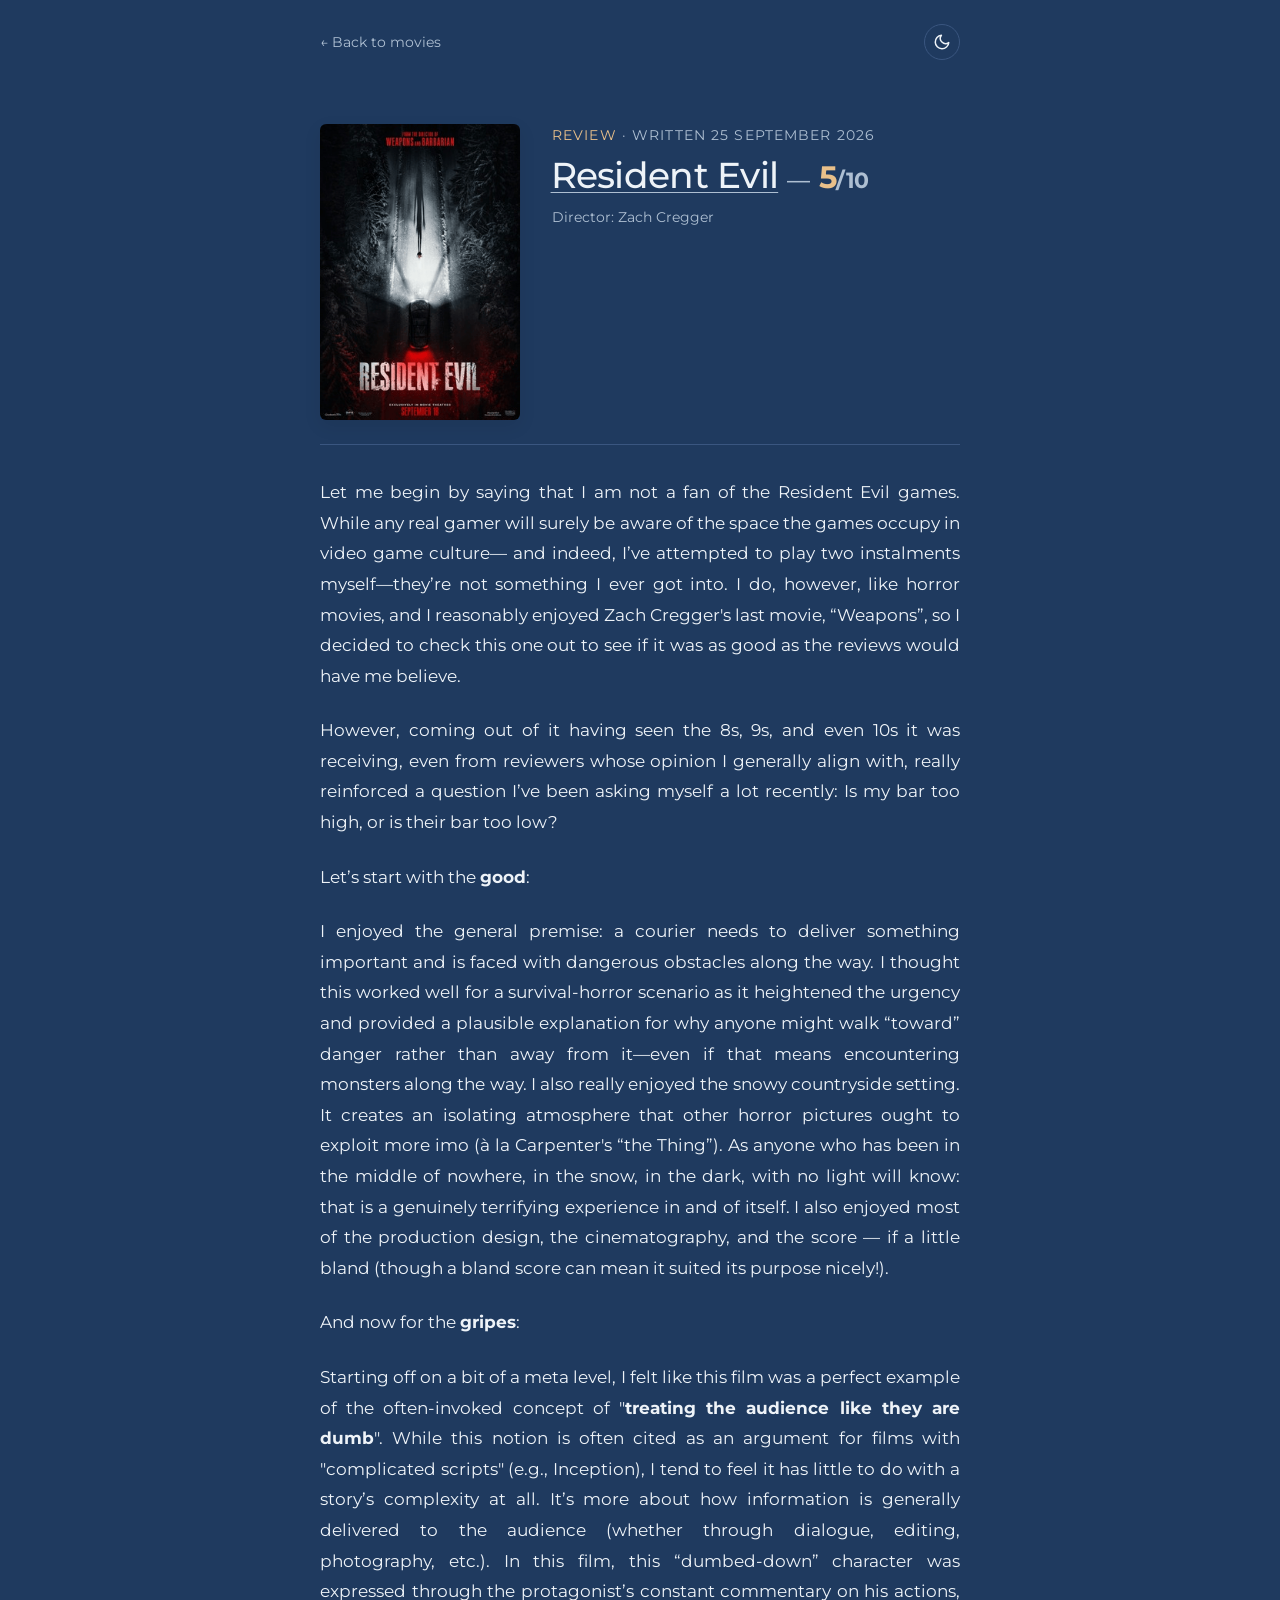
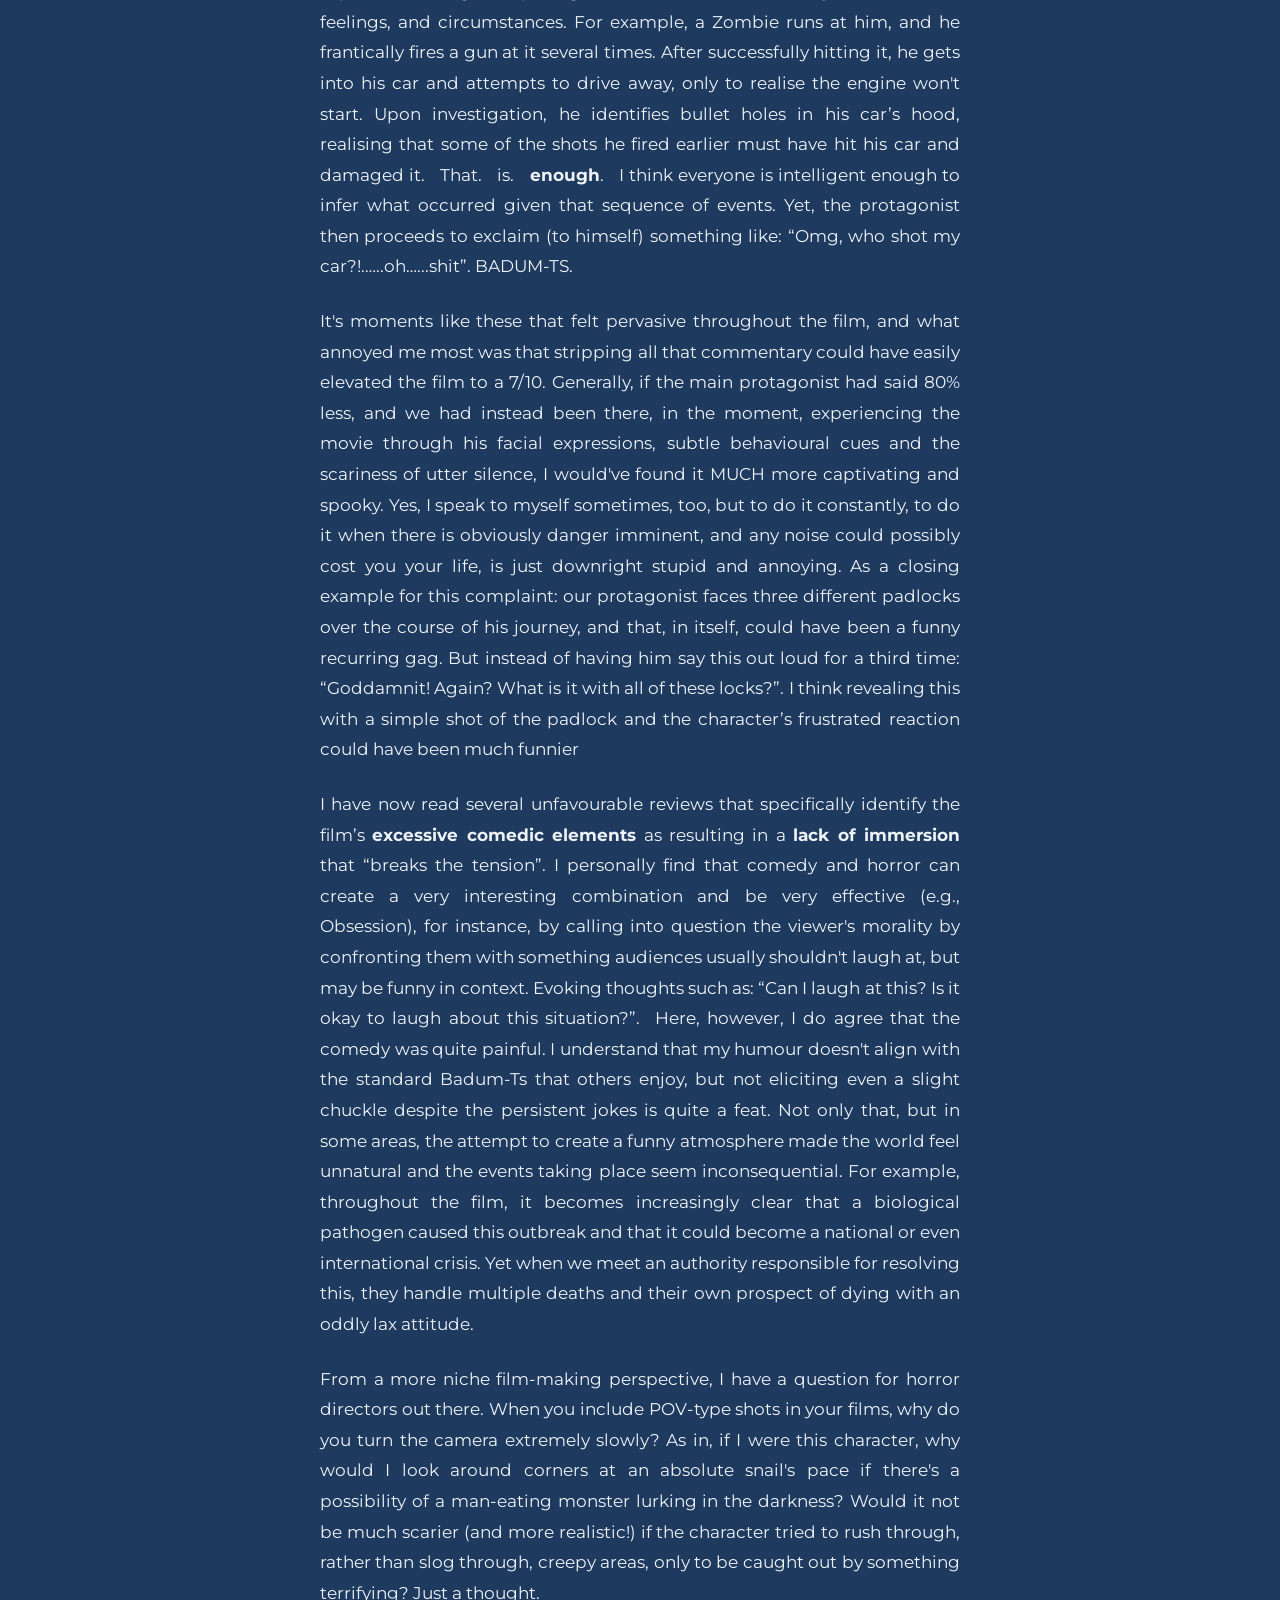
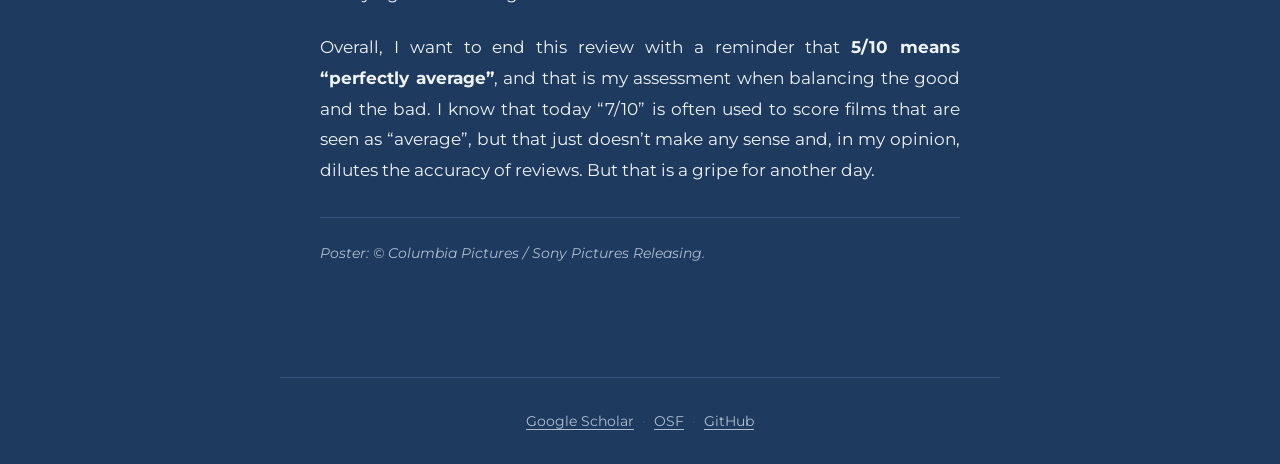
<file: movies/resident-evil.html>
<!DOCTYPE html>
<html lang="en">
<head>
    <meta charset="UTF-8">
    <meta name="viewport" content="width=device-width, initial-scale=1.0">

    <title>Resident Evil (2026) — Dylan Mercury Cooper</title>
    <meta name="description" content="A review of Resident Evil (2026) — on over-explaining protagonists, comedy in horror, and what &quot;average&quot; should mean — by Dylan Mercury Cooper.">

    <meta property="og:type" content="article">
    <meta property="og:title" content="Resident Evil (2026) — Dylan Mercury Cooper">
    <meta property="og:description" content="A review of Resident Evil (2026) — on over-explaining protagonists, comedy in horror, and what &quot;average&quot; should mean — by Dylan Mercury Cooper.">
    <meta property="og:url" content="https://dylanmercurycooper.github.io/movies/resident-evil.html">

    <link rel="icon" href="../assets/images/favicon.svg" type="image/svg+xml">

    <link rel="preconnect" href="https://fonts.googleapis.com">
    <link rel="preconnect" href="https://fonts.gstatic.com" crossorigin>
    <link rel="stylesheet" href="https://fonts.googleapis.com/css2?family=Montserrat:ital,wght@0,400;0,500;0,600;0,700;1,400&display=swap">

    <link rel="stylesheet" href="../styles.css">

    <script>
        (function () {
            const stored = localStorage.getItem('theme');
            const systemDark = window.matchMedia('(prefers-color-scheme: dark)').matches;
            const theme = stored || (systemDark ? 'dark' : 'light');
            document.documentElement.setAttribute('data-theme', theme);
        })();
    </script>
</head>
<body>
    <header class="site-header">
        <a href="../movies.html" class="back-link">← Back to movies</a>
        <button id="theme-toggle" class="theme-toggle" aria-label="Toggle dark mode" type="button">
            <!-- Icon set by JS -->
        </button>
    </header>

    <main class="container">
        <article class="movie-piece">
            <header class="movie-piece-header">
                <img class="movie-cover"
                     src="../assets/images/resident-evil-poster.png"
                     alt="Theatrical poster for Resident Evil (2026)"
                     width="260" height="385">
                <div class="movie-piece-headline">
                    <p class="movie-piece-kicker">Review <span class="movie-piece-kicker-date">&middot; written 25 September 2026</span></p>
                    <h1><a href="https://www.imdb.com/title/tt35538033/" target="_blank" rel="noopener noreferrer">Resident Evil</a> <span class="movie-rating" aria-label="rated 5 out of 10"><span class="movie-rating-sep">&mdash;</span> <span class="movie-rating-score">5</span><span class="movie-rating-max">/10</span></span></h1>
                    <p class="movie-piece-meta">Director: Zach Cregger</p>
                </div>
            </header>

            <div class="movie-piece-body">
                <p>Let me begin by saying that I am not a fan of the Resident Evil games. While any real gamer will surely be aware of the space the games occupy in video game culture&mdash; and indeed, I&rsquo;ve attempted to play two instalments myself&mdash;they&rsquo;re not something I ever got into. I do, however, like horror movies, and I reasonably enjoyed Zach Cregger's last movie, &ldquo;Weapons&rdquo;, so I decided to check this one out to see if it was as good as the reviews would have me believe.</p>

                <p>However, coming out of it having seen the 8s, 9s, and even 10s it was receiving, even from reviewers whose opinion I generally align with, really reinforced a question I&rsquo;ve been asking myself a lot recently: Is my bar too high, or is their bar too low?</p>

                <p>Let&rsquo;s start with the <strong>good</strong>:</p>

                <p>I enjoyed the general premise: a courier needs to deliver something important and is faced with dangerous obstacles along the way. I thought this worked well for a survival-horror scenario as it heightened the urgency and provided a plausible explanation for why anyone might walk &ldquo;toward&rdquo; danger rather than away from it&mdash;even if that means encountering monsters along the way. I also really enjoyed the snowy countryside setting. It creates an isolating atmosphere that other horror pictures ought to exploit more imo (&agrave; la Carpenter's &ldquo;the Thing&rdquo;). As anyone who has been in the middle of nowhere, in the snow, in the dark, with no light will know: that is a genuinely terrifying experience in and of itself. I also enjoyed most of the production design, the cinematography, and the score &mdash; if a little bland (though a bland score can mean it suited its purpose nicely!).</p>

                <p>And now for the <strong>gripes</strong>:</p>

                <!-- The &nbsp; entities below are deliberate: they preserve the wide pauses
                     around "That.   is.   enough." Ordinary repeated spaces get collapsed
                     into one by the browser, which would flatten the intended rhythm. -->
                <p>Starting off on a bit of a meta level, I felt like this film was a perfect example of the often-invoked concept of "<strong>treating the audience like they are dumb</strong>". While this notion is often cited as an argument for films with "complicated scripts" (e.g., Inception), I tend to feel it has little to do with a story&rsquo;s complexity at all. It&rsquo;s more about how information is generally delivered to the audience (whether through dialogue, editing, photography, etc.). In this film, this &ldquo;dumbed-down&rdquo; character was expressed through the protagonist&rsquo;s constant commentary on his actions, feelings, and circumstances. For example, a Zombie runs at him, and he frantically fires a gun at it several times. After successfully hitting it, he gets into his car and attempts to drive away, only to realise the engine won't start. Upon investigation, he identifies bullet holes in his car&rsquo;s hood, realising that some of the shots he fired earlier must have hit his car and damaged it.&nbsp;&nbsp; That.&nbsp;&nbsp; is.&nbsp;&nbsp; <strong>enough</strong>.&nbsp;&nbsp; I think everyone is intelligent enough to infer what occurred given that sequence of events. Yet, the protagonist then proceeds to exclaim (to himself) something like: &ldquo;Omg, who shot my car?!.&hellip;..oh&hellip;...shit&rdquo;. BADUM-TS.</p>

                <p>It's moments like these that felt pervasive throughout the film, and what annoyed me most was that stripping all that commentary could have easily elevated the film to a 7/10. Generally, if the main protagonist had said 80% less, and we had instead been there, in the moment, experiencing the movie through his facial expressions, subtle behavioural cues and the scariness of utter silence, I would've found it MUCH more captivating and spooky. Yes, I speak to myself sometimes, too, but to do it constantly, to do it when there is obviously danger imminent, and any noise could possibly cost you your life, is just downright stupid and annoying. As a closing example for this complaint: our protagonist faces three different padlocks over the course of his journey, and that, in itself, could have been a funny recurring gag. But instead of having him say this out loud for a third time: &ldquo;Goddamnit! Again? What is it with all of these locks?&rdquo;. I think revealing this with a simple shot of the padlock and the character&rsquo;s frustrated reaction could have been much funnier</p>

                <p>I have now read several unfavourable reviews that specifically identify the film&rsquo;s <strong>excessive comedic elements</strong> as resulting in a <strong>lack of immersion</strong> that &ldquo;breaks the tension&rdquo;. I personally find that comedy and horror can create a very interesting combination and be very effective (e.g., Obsession), for instance, by calling into question the viewer's morality by confronting them with something audiences usually shouldn't laugh at, but may be funny in context. Evoking thoughts such as: &ldquo;Can I laugh at this? Is it okay to laugh about this situation?&rdquo;.&nbsp; Here, however, I do agree that the comedy was quite painful. I understand that my humour doesn't align with the standard Badum-Ts that others enjoy, but not eliciting even a slight chuckle despite the persistent jokes is quite a feat. Not only that, but in some areas, the attempt to create a funny atmosphere made the world feel unnatural and the events taking place seem inconsequential. For example, throughout the film, it becomes increasingly clear that a biological pathogen caused this outbreak and that it could become a national or even international crisis. Yet when we meet an authority responsible for resolving this, they handle multiple deaths and their own prospect of dying with an oddly lax attitude.</p>

                <p>From a more niche film-making perspective, I have a question for horror directors out there. When you include POV-type shots in your films, why do you turn the camera extremely slowly? As in, if I were this character, why would I look around corners at an absolute snail's pace if there's a possibility of a man-eating monster lurking in the darkness? Would it not be much scarier (and more realistic!) if the character tried to rush through, rather than slog through, creepy areas, only to be caught out by something terrifying? Just a thought.</p>

                <p>Overall, I want to end this review with a reminder that <strong>5/10 means &ldquo;perfectly average&rdquo;</strong>, and that is my assessment when balancing the good and the bad. I know that today &ldquo;7/10&rdquo; is often used to score films that are seen as &ldquo;average&rdquo;, but that just doesn&rsquo;t make any sense and, in my opinion, dilutes the accuracy of reviews. But that is a gripe for another day.</p>
            </div>

            <p class="movie-cover-credit">Poster: &copy; Columbia Pictures / Sony Pictures Releasing.</p>
        </article>
    </main>

    <footer class="site-footer">
        <p class="footer-links">
            <a href="https://scholar.google.com/citations?user=gKkSlZQAAAAJ&amp;hl=en" target="_blank" rel="noopener noreferrer">Google Scholar</a>
            <span class="footer-divider" aria-hidden="true">&middot;</span>
            <a href="https://osf.io/c2bzq/" target="_blank" rel="noopener noreferrer">OSF</a>
            <span class="footer-divider" aria-hidden="true">&middot;</span>
            <a href="https://github.com/dylanmercurycooper" target="_blank" rel="noopener noreferrer">GitHub</a>
        </p>
    </footer>

    <script src="../script.js"></script>
</body>
</html>
</file>
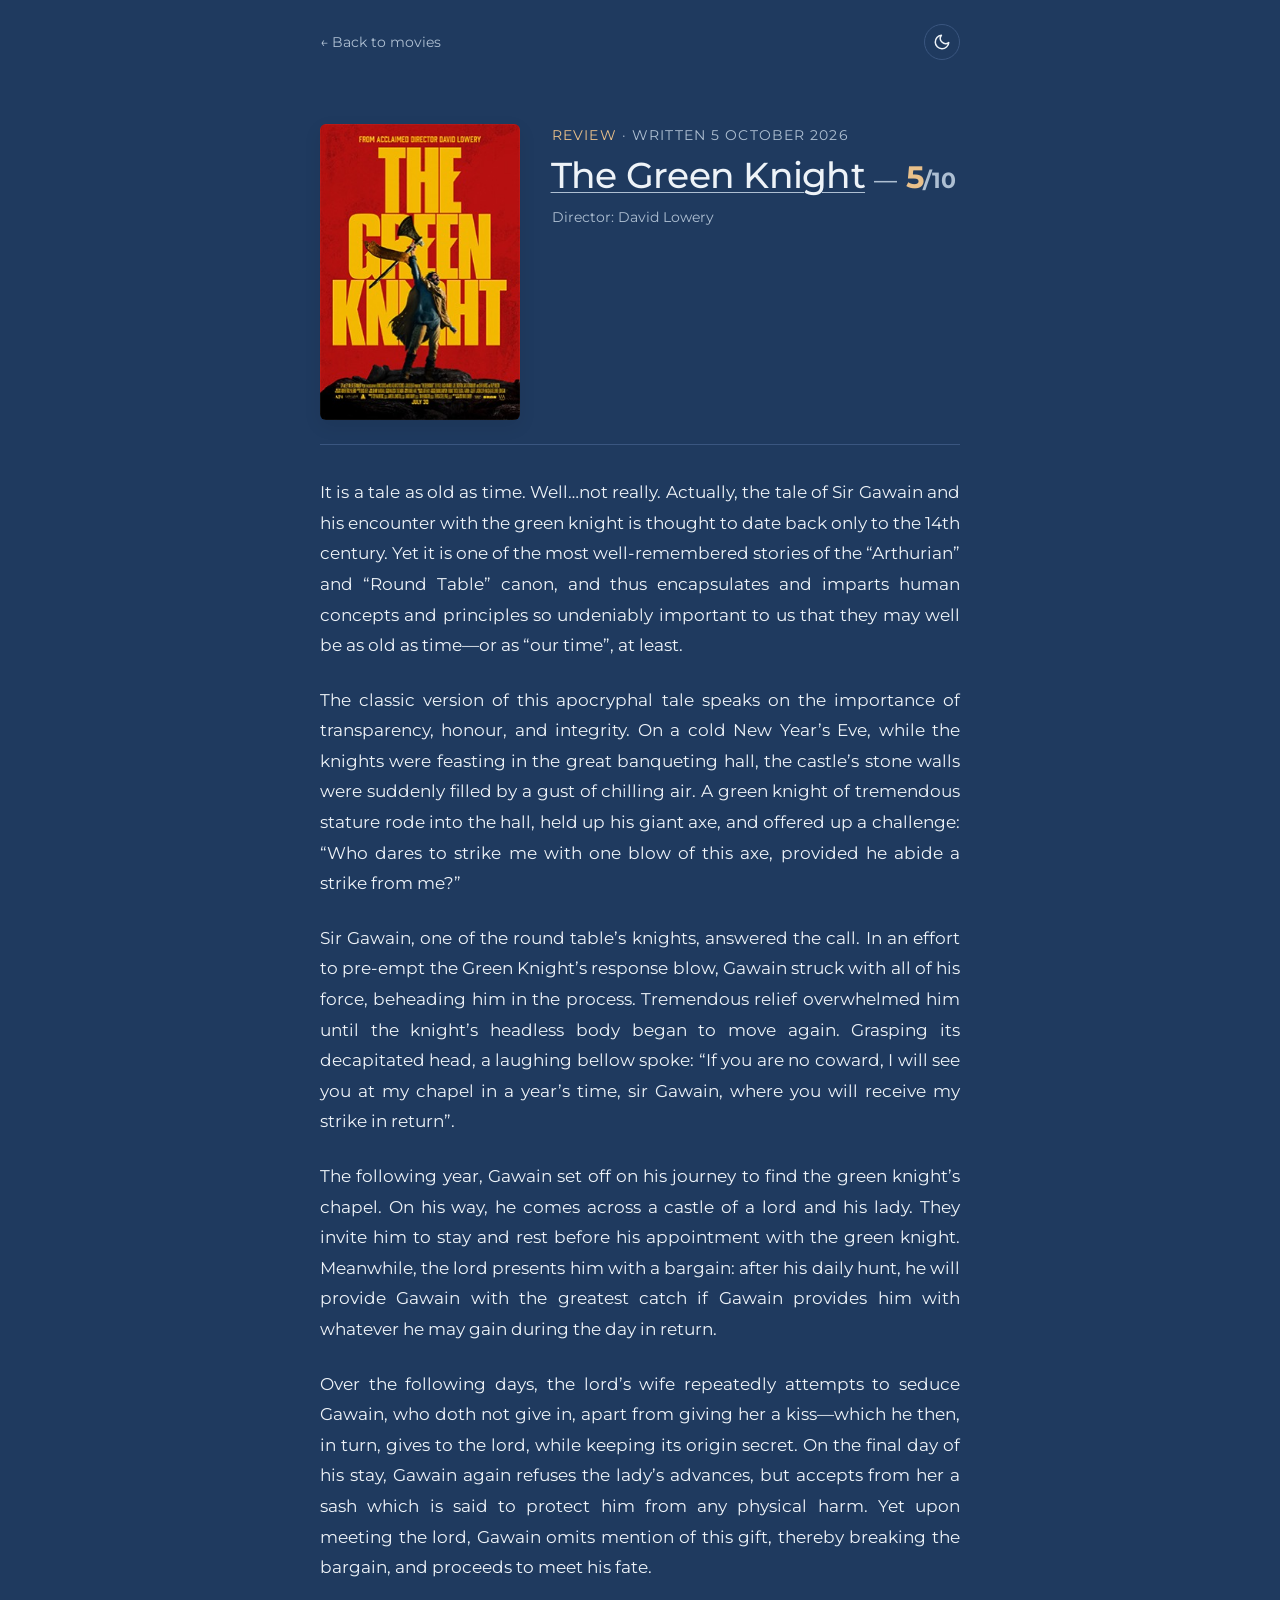
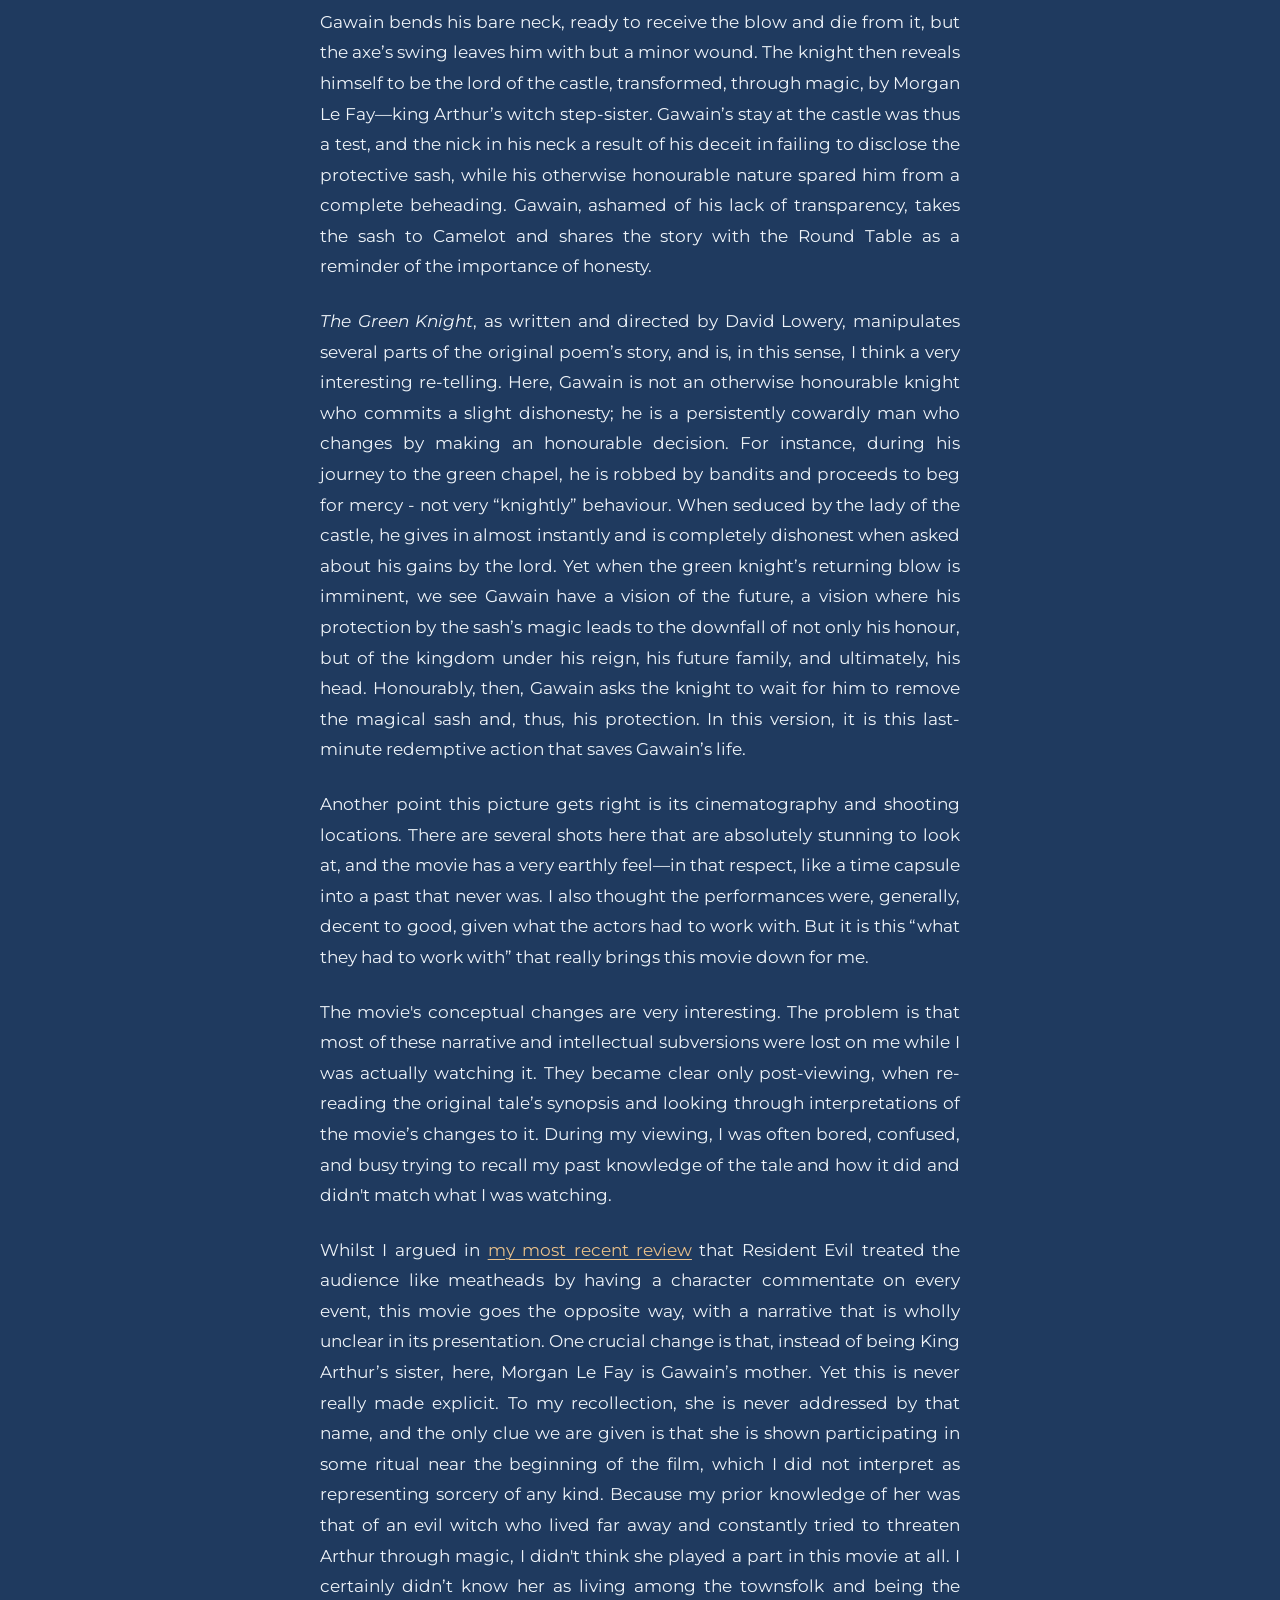
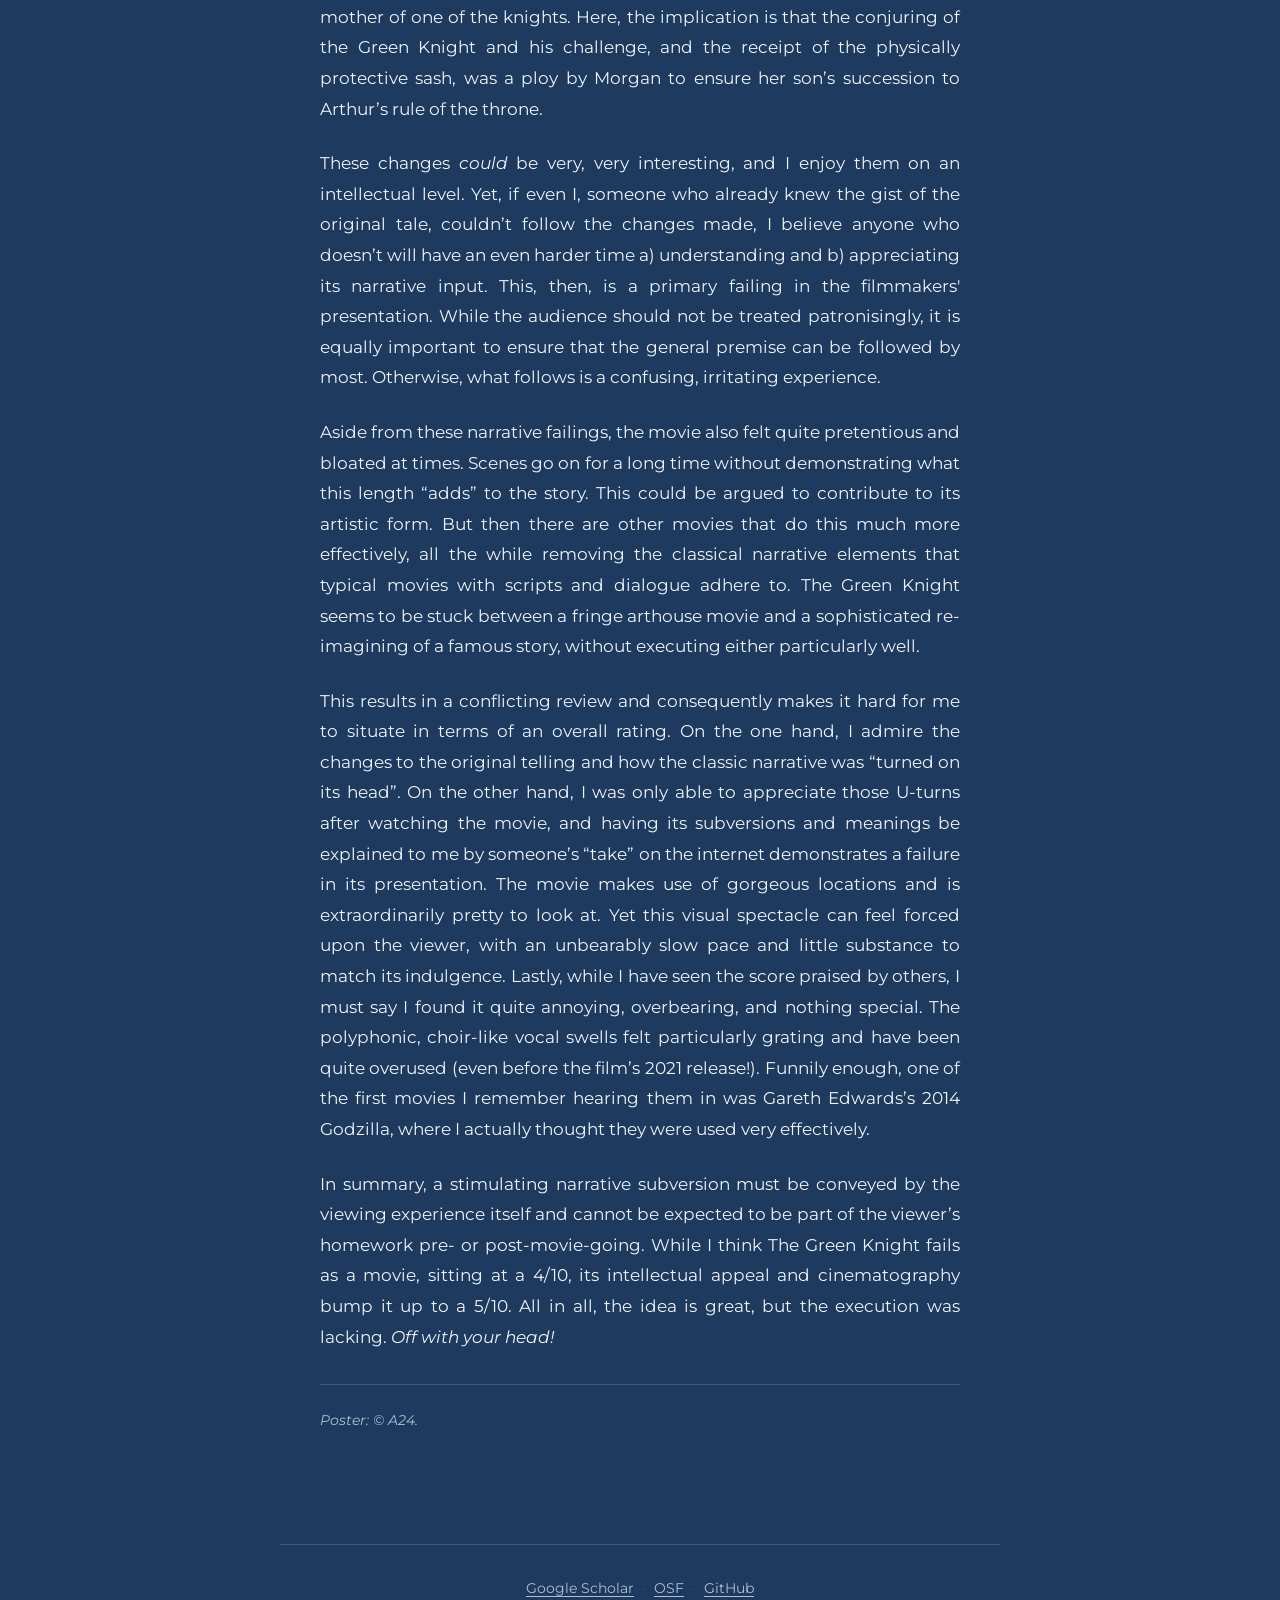
<file: movies/the-green-knight.html>
<!DOCTYPE html>
<html lang="en">
<head>
    <meta charset="UTF-8">
    <meta name="viewport" content="width=device-width, initial-scale=1.0">

    <title>The Green Knight (2021) — Dylan Mercury Cooper</title>
    <meta name="description" content="A review of The Green Knight (2021) — on David Lowery's subversion of the Arthurian tale, and why a clever retelling still has to be legible while you watch it — by Dylan Mercury Cooper.">

    <meta property="og:type" content="article">
    <meta property="og:title" content="The Green Knight (2021) — Dylan Mercury Cooper">
    <meta property="og:description" content="A review of The Green Knight (2021) — on David Lowery's subversion of the Arthurian tale, and why a clever retelling still has to be legible while you watch it — by Dylan Mercury Cooper.">
    <meta property="og:url" content="https://dylanmercurycooper.github.io/movies/the-green-knight.html">

    <link rel="icon" href="../assets/images/favicon.svg" type="image/svg+xml">

    <link rel="preconnect" href="https://fonts.googleapis.com">
    <link rel="preconnect" href="https://fonts.gstatic.com" crossorigin>
    <link rel="stylesheet" href="https://fonts.googleapis.com/css2?family=Montserrat:ital,wght@0,400;0,500;0,600;0,700;1,400&display=swap">

    <link rel="stylesheet" href="../styles.css">

    <script>
        (function () {
            const stored = localStorage.getItem('theme');
            const systemDark = window.matchMedia('(prefers-color-scheme: dark)').matches;
            const theme = stored || (systemDark ? 'dark' : 'light');
            document.documentElement.setAttribute('data-theme', theme);
        })();
    </script>
</head>
<body>
    <header class="site-header">
        <a href="../movies.html" class="back-link">← Back to movies</a>
        <button id="theme-toggle" class="theme-toggle" aria-label="Toggle dark mode" type="button">
            <!-- Icon set by JS -->
        </button>
    </header>

    <main class="container">
        <article class="movie-piece">
            <header class="movie-piece-header">
                <img class="movie-cover"
                     src="../assets/images/the-green-knight-poster.jpg"
                     alt="Theatrical poster for The Green Knight (2021)"
                     width="260" height="385">
                <div class="movie-piece-headline">
                    <p class="movie-piece-kicker">Review <span class="movie-piece-kicker-date">&middot; written 5 October 2026</span></p>
                    <h1><a href="https://www.imdb.com/title/tt9243804/" target="_blank" rel="noopener noreferrer">The Green Knight</a> <span class="movie-rating" aria-label="rated 5 out of 10"><span class="movie-rating-sep">&mdash;</span> <span class="movie-rating-score">5</span><span class="movie-rating-max">/10</span></span></h1>
                    <p class="movie-piece-meta">Director: David Lowery</p>
                </div>
            </header>

            <div class="movie-piece-body">
                <p>It is a tale as old as time. Well…not really. Actually, the tale of Sir Gawain and his encounter with the green knight is thought to date back only to the 14th century. Yet it is one of the most well-remembered stories of the “Arthurian” and “Round Table” canon, and thus encapsulates and imparts human concepts and principles so undeniably important to us that they may well be as old as time—or as “our time”, at least.</p>

                <p>The classic version of this apocryphal tale speaks on the importance of transparency, honour, and integrity. On a cold New Year’s Eve, while the knights were feasting in the great banqueting hall, the castle’s stone walls were suddenly filled by a gust of chilling air. A green knight of tremendous stature rode into the hall, held up his giant axe, and offered up a challenge: “Who dares to strike me with one blow of this axe, provided he abide a strike from me?”</p>

                <p>Sir Gawain, one of the round table’s knights, answered the call. In an effort to pre-empt the Green Knight’s response blow, Gawain struck with all of his force, beheading him in the process. Tremendous relief overwhelmed him until the knight’s headless body began to move again. Grasping its decapitated head, a laughing bellow spoke: “If you are no coward, I will see you at my chapel in a year’s time, sir Gawain, where you will receive my strike in return”.</p>

                <p>The following year, Gawain set off on his journey to find the green knight’s chapel. On his way, he comes across a castle of a lord and his lady. They invite him to stay and rest before his appointment with the green knight. Meanwhile, the lord presents him with a bargain: after his daily hunt, he will provide Gawain with the greatest catch if Gawain provides him with whatever he may gain during the day in return.</p>

                <p>Over the following days, the lord’s wife repeatedly attempts to seduce Gawain, who doth not give in, apart from giving her a kiss—which he then, in turn, gives to the lord, while keeping its origin secret. On the final day of his stay, Gawain again refuses the lady’s advances, but accepts from her a sash which is said to protect him from any physical harm. Yet upon meeting the lord, Gawain omits mention of this gift, thereby breaking the bargain, and proceeds to meet his fate.</p>

                <p>Gawain bends his bare neck, ready to receive the blow and die from it, but the axe’s swing leaves him with but a minor wound. The knight then reveals himself to be the lord of the castle, transformed, through magic, by Morgan Le Fay—king Arthur’s witch step-sister. Gawain’s stay at the castle was thus a test, and the nick in his neck a result of his deceit in failing to disclose the protective sash, while his otherwise honourable nature spared him from a complete beheading. Gawain, ashamed of his lack of transparency, takes the sash to Camelot and shares the story with the Round Table as a reminder of the importance of honesty.</p>

                <p><em>The Green Knight</em>, as written and directed by David Lowery, manipulates several parts of the original poem’s story, and is, in this sense, I think a very interesting re-telling. Here, Gawain is not an otherwise honourable knight who commits a slight dishonesty; he is a persistently cowardly man who changes by making an honourable decision. For instance, during his journey to the green chapel, he is robbed by bandits and proceeds to beg for mercy - not very “knightly” behaviour. When seduced by the lady of the castle, he gives in almost instantly and is completely dishonest when asked about his gains by the lord. Yet when the green knight’s returning blow is imminent, we see Gawain have a vision of the future, a vision where his protection by the sash’s magic leads to the downfall of not only his honour, but of the kingdom under his reign, his future family, and ultimately, his head. Honourably, then, Gawain asks the knight to wait for him to remove the magical sash and, thus, his protection. In this version, it is this last-minute redemptive action that saves Gawain’s life.</p>

                <p>Another point this picture gets right is its cinematography and shooting locations. There are several shots here that are absolutely stunning to look at, and the movie has a very earthly feel—in that respect, like a time capsule into a past that never was. I also thought the performances were, generally, decent to good, given what the actors had to work with. But it is this “what they had to work with” that really brings this movie down for me.</p>

                <p>The movie's conceptual changes are very interesting. The problem is that most of these narrative and intellectual subversions were lost on me while I was actually watching it. They became clear only post-viewing, when re-reading the original tale’s synopsis and looking through interpretations of the movie’s changes to it. During my viewing, I was often bored, confused, and busy trying to recall my past knowledge of the tale and how it did and didn't match what I was watching.</p>

                <p>Whilst I argued in <a href="resident-evil.html">my most recent review</a> that Resident Evil treated the audience like meatheads by having a character commentate on every event, this movie goes the opposite way, with a narrative that is wholly unclear in its presentation. One crucial change is that, instead of being King Arthur’s sister, here, Morgan Le Fay is Gawain’s mother. Yet this is never really made explicit. To my recollection, she is never addressed by that name, and the only clue we are given is that she is shown participating in some ritual near the beginning of the film, which I did not interpret as representing sorcery of any kind. Because my prior knowledge of her was that of an evil witch who lived far away and constantly tried to threaten Arthur through magic, I didn't think she played a part in this movie at all. I certainly didn’t know her as living among the townsfolk and being the mother of one of the knights. Here, the implication is that the conjuring of the Green Knight and his challenge, and the receipt of the physically protective sash, was a ploy by Morgan to ensure her son’s succession to Arthur’s rule of the throne.</p>

                <p>These changes <em>could</em> be very, very interesting, and I enjoy them on an intellectual level. Yet, if even I, someone who already knew the gist of the original tale, couldn’t follow the changes made, I believe anyone who doesn’t will have an even harder time a) understanding and b) appreciating its narrative input. This, then, is a primary failing in the filmmakers' presentation. While the audience should not be treated patronisingly, it is equally important to ensure that the general premise can be followed by most. Otherwise, what follows is a confusing, irritating experience.</p>

                <p>Aside from these narrative failings, the movie also felt quite pretentious and bloated at times. Scenes go on for a long time without demonstrating what this length “adds” to the story. This could be argued to contribute to its artistic form. But then there are other movies that do this much more effectively, all the while removing the classical narrative elements that typical movies with scripts and dialogue adhere to. The Green Knight seems to be stuck between a fringe arthouse movie and a sophisticated re-imagining of a famous story, without executing either particularly well.</p>

                <p>This results in a conflicting review and consequently makes it hard for me to situate in terms of an overall rating. On the one hand, I admire the changes to the original telling and how the classic narrative was “turned on its head”. On the other hand, I was only able to appreciate those U-turns after watching the movie, and having its subversions and meanings be explained to me by someone’s “take” on the internet demonstrates a failure in its presentation. The movie makes use of gorgeous locations and is extraordinarily pretty to look at. Yet this visual spectacle can feel forced upon the viewer, with an unbearably slow pace and little substance to match its indulgence. Lastly, while I have seen the score praised by others, I must say I found it quite annoying, overbearing, and nothing special. The polyphonic, choir-like vocal swells felt particularly grating and have been quite overused (even before the film’s 2021 release!). Funnily enough, one of the first movies I remember hearing them in was Gareth Edwards’s 2014 Godzilla, where I actually thought they were used very effectively.</p>

                <p>In summary, a stimulating narrative subversion must be conveyed by the viewing experience itself and cannot be expected to be part of the viewer’s homework pre- or post-movie-going. While I think The Green Knight fails as a movie, sitting at a 4/10, its intellectual appeal and cinematography bump it up to a 5/10. All in all, the idea is great, but the execution was lacking. <em>Off with your head!</em></p>
            </div>

            <p class="movie-cover-credit">Poster: &copy; A24.</p>
        </article>
    </main>

    <footer class="site-footer">
        <p class="footer-links">
            <a href="https://scholar.google.com/citations?user=gKkSlZQAAAAJ&amp;hl=en" target="_blank" rel="noopener noreferrer">Google Scholar</a>
            <span class="footer-divider" aria-hidden="true">&middot;</span>
            <a href="https://osf.io/c2bzq/" target="_blank" rel="noopener noreferrer">OSF</a>
            <span class="footer-divider" aria-hidden="true">&middot;</span>
            <a href="https://github.com/dylanmercurycooper" target="_blank" rel="noopener noreferrer">GitHub</a>
        </p>
    </footer>

    <script src="../script.js"></script>
</body>
</html>
</file>
<file: styles.css>
/* ============================================================
   Personal website — Dylan Mercury Cooper
   styles.css

   Sections:
     1. Custom properties (design tokens for both themes)
     2. Reset / base styles
     3. Typography
     4. Layout container
     5. Site header (back link + theme toggle)
     6. Site footer
     7. Accessibility (reduced motion, focus styles)
   ============================================================ */


/* 1. Custom properties (design tokens)
   ------------------------------------------------------------ */

/* Light theme — default values */
:root {
    /* Colours */
    --bg: #1f3a5f;
    --bg-alt: #284670;
    --text: #eef3f8;
    --text-muted: #aebfd2;
    --accent: #e9c08a;
    --border: #3a5680;

    /* Typography */
    --font-serif: 'Montserrat', system-ui, -apple-system, BlinkMacSystemFont, sans-serif;
    --font-sans: 'Montserrat', system-ui, -apple-system, BlinkMacSystemFont, sans-serif;

    /* Type scale (fluid: scales between min and max based on viewport) */
    --type-h1: clamp(1.75rem, 4vw + 0.5rem, 3rem);
    --type-h2: clamp(1.4rem, 2vw + 0.8rem, 2rem);
    --type-h3: clamp(1.15rem, 1vw + 0.9rem, 1.4rem);
    --type-body: 1rem;
    --type-small: 0.875rem;

    /* Spacing scale */
    --space-1: 0.25rem;
    --space-2: 0.5rem;
    --space-3: 1rem;
    --space-4: 1.5rem;
    --space-5: 2rem;
    --space-6: 3rem;
    --space-7: 4rem;
    --space-8: 6rem;

    /* Layout */
    --container-max: 720px;
    --container-pad: clamp(1.25rem, 4vw, 2.5rem);

    /* Misc */
    --radius: 6px;
    --transition: 200ms ease-out;
    --shadow-hover: 0 6px 18px rgba(0, 0, 0, 0.08);
}

/* Dark theme — overrides only the colour tokens */
[data-theme="dark"] {
    --bg: #081120;
    --bg-alt: #121d31;
    --text: #e6edf5;
    --text-muted: #9fb0c6;
    --accent: #e9c08a;
    --border: #1d2b42;
    --shadow-hover: 0 6px 18px rgba(0, 0, 0, 0.4);
}


/* 2. Reset / base styles
   ------------------------------------------------------------ */

*,
*::before,
*::after {
    box-sizing: border-box;
}

html {
    -webkit-text-size-adjust: 100%;
}

body {
    margin: 0;
    min-height: 100vh;
    display: flex;
    flex-direction: column;
    background-color: var(--bg);
    color: var(--text);
    font-family: var(--font-sans);
    font-size: var(--type-body);
    line-height: 1.6;
    -webkit-font-smoothing: antialiased;
    -moz-osx-font-smoothing: grayscale;
    text-rendering: optimizeLegibility;
    transition: background-color var(--transition), color var(--transition);
}

a {
    color: var(--accent);
    text-decoration: underline;
    text-decoration-thickness: 1px;
    text-underline-offset: 3px;
    transition: color var(--transition);
}

a:hover {
    color: var(--text);
}

button {
    font-family: inherit;
    color: inherit;
}


/* 3. Typography
   ------------------------------------------------------------ */

h1, h2, h3, h4 {
    font-family: var(--font-serif);
    font-weight: 500;
    line-height: 1.2;
    color: var(--text);
    margin: 0 0 var(--space-3);
}

h1 {
    font-size: var(--type-h1);
    letter-spacing: -0.02em;
    white-space: nowrap;
}

h2 {
    font-size: var(--type-h2);
    letter-spacing: -0.01em;
}

h3 {
    font-size: var(--type-h3);
}

p {
    margin: 0 0 var(--space-3);
}


/* 4. Layout container
   ------------------------------------------------------------ */

.container {
    flex: 1;
    width: 100%;
    max-width: var(--container-max);
    margin: 0 auto;
    padding: var(--space-7) var(--container-pad) var(--space-6);
}


/* 5. Site header
   ------------------------------------------------------------ */

.site-header {
    width: 100%;
    max-width: var(--container-max);
    margin: 0 auto;
    padding: var(--space-4) var(--container-pad) 0;
    display: flex;
    justify-content: flex-end;
    align-items: center;
    gap: var(--space-3);
}

.back-link {
    margin-right: auto;
    font-size: var(--type-small);
    color: var(--text-muted);
    text-decoration: none;
}

.back-link:hover {
    color: var(--text);
}

.theme-toggle {
    background: transparent;
    border: 1px solid var(--border);
    color: var(--text);
    width: 36px;
    height: 36px;
    border-radius: 50%;
    display: inline-flex;
    align-items: center;
    justify-content: center;
    cursor: pointer;
    transition: background-color var(--transition), border-color var(--transition);
    padding: 0;
}

.theme-toggle:hover {
    background-color: var(--bg-alt);
    border-color: var(--text-muted);
}

.theme-toggle svg {
    width: 18px;
    height: 18px;
}


/* 6. Site footer
   ------------------------------------------------------------ */

.site-footer {
    width: 100%;
    max-width: var(--container-max);
    margin: 0 auto;
    padding: var(--space-5) var(--container-pad);
    color: var(--text-muted);
    font-size: var(--type-small);
    border-top: 1px solid var(--border);
}

.site-footer a {
    color: var(--text-muted);
}

.site-footer a:hover {
    color: var(--text);
}


/* 7. Hero (home page)
   ------------------------------------------------------------ */

.hero {
    margin-bottom: var(--space-7);
}

.hero-microline {
    font-size: 1rem;
    color: var(--text-muted);
    margin: 0 0 var(--space-2);
}

.hero h1 {
    margin-top: 0;
    margin-bottom: var(--space-4);
}

.hero-bio {
    font-size: 1.0625rem;
    line-height: 1.7;
    color: var(--text);
    max-width: 60ch;
    margin: 0;
    text-align: justify;
}


/* 8. Featured grid (cards)
   ------------------------------------------------------------ */

.featured-grid {
    display: grid;
    grid-template-columns: repeat(2, 1fr);
    gap: var(--space-3);
    margin-bottom: var(--space-7);
}

@media (max-width: 720px) {
    .featured-grid {
        grid-template-columns: 1fr;
    }
}

.card {
    display: flex;
    flex-direction: column;
    padding: var(--space-4);
    background-color: var(--bg-alt);
    border-radius: var(--radius);
    text-decoration: none;
    color: var(--text);
    transition:
        background-color var(--transition),
        transform var(--transition),
        box-shadow var(--transition);
}

.card:hover {
    background-color: var(--border);
    color: var(--text);
    transform: translateY(-3px);
    box-shadow: var(--shadow-hover);
}

.card-label {
    font-size: var(--type-small);
    color: var(--text-muted);
    margin-bottom: var(--space-2);
    letter-spacing: 0.01em;
}

.card-title {
    font-family: var(--font-serif);
    font-size: 1.25rem;
    font-weight: 500;
    margin: 0 0 var(--space-2);
    display: flex;
    align-items: center;
    gap: var(--space-2);
    color: var(--text);
}

.card-icon {
    flex-shrink: 0;
    width: 18px;
    height: 18px;
    color: var(--accent);
    transform: translateY(-0.1em);
}

.card-title-text {
    flex: 1;
}

.card-arrow {
    flex-shrink: 0;
    font-size: 0.95em;
    color: var(--text-muted);
    font-weight: 400;
}

/* Pixel-art icons next to section headings */
.heading-icon {
    display: inline-block;
    vertical-align: middle;
    margin-right: 0.4em;
    color: var(--accent);
    /* Larger upward nudge so the icon visually centres with cap-height,
       not the descender-inclusive line-box centre */
    transform: translateY(-0.18em);
}

h1 .heading-icon {
    width: 28px;
    height: 28px;
}

h2 .heading-icon {
    width: 20px;
    height: 20px;
}

.card-description {
    font-size: var(--type-small);
    color: var(--text-muted);
    line-height: 1.5;
    margin: 0;
}


/* 9. Contact section
   ------------------------------------------------------------ */

.contact {
    margin-bottom: var(--space-7);
}

.contact h2 {
    font-size: var(--type-h3);
    margin-bottom: var(--space-3);
}

.contact p {
    margin: 0;
}

.contact-email-btn {
    display: inline-flex;
    align-items: center;
    justify-content: center;
    padding: var(--space-2) var(--space-5);
    background: transparent;
    border: 1px solid var(--accent);
    border-radius: var(--radius);
    color: var(--accent);
    font-family: var(--font-sans);
    font-size: 0.9375rem;
    font-weight: 500;
    letter-spacing: 0.01em;
    cursor: pointer;
    transition:
        background-color var(--transition),
        color var(--transition),
        transform var(--transition),
        box-shadow var(--transition);
}

.contact-email-btn:hover {
    background-color: var(--accent);
    color: var(--bg);
    transform: translateY(-2px);
    box-shadow: var(--shadow-hover);
}

.contact-secondary {
    margin-top: var(--space-3) !important;
    font-size: var(--type-small);
    color: var(--text-muted);
}

.contact-secondary a {
    color: var(--text-muted);
}

.contact-secondary a:hover {
    color: var(--text);
}


/* 10. Page intro (research-directions, music)
   ------------------------------------------------------------ */

.page-intro {
    margin-bottom: var(--space-5);
    padding-bottom: var(--space-4);
    border-bottom: 1px solid var(--border);
}

.page-intro h1 {
    margin: 0 0 var(--space-4);
}

.page-intro p {
    font-size: 1.0625rem;
    line-height: 1.7;
    color: var(--text);
    max-width: 60ch;
    margin: 0;
    text-align: justify;
}


/* 11. Research question list
   ------------------------------------------------------------ */

.research-list {
    margin-bottom: var(--space-7);
}

.question {
    margin-bottom: var(--space-6);
}

.question:last-child {
    margin-bottom: 0;
}

.question h2 {
    font-size: clamp(1.2rem, 1.5vw + 0.8rem, 1.5rem);
    line-height: 1.3;
    margin: 0 0 var(--space-3);
}

.question p {
    line-height: 1.7;
    color: var(--text);
    max-width: 65ch;
    margin: 0;
    text-align: justify;
}

.question .context-pending {
    color: var(--text-muted);
    font-style: italic;
    text-align: left;
}


/* 12. Music page — scoring videos and track list
   ------------------------------------------------------------ */

/* Drum videos: self-hosted, portrait (phone-shaped) clips */
.drum-videos {
    margin-bottom: var(--space-7);          /* same gap below as the Scoring section */
}

.drum-videos h2 {
    font-size: var(--type-h3);              /* match the other section headings */
    margin-bottom: var(--space-4);
}

/* The carousel: the current clip on the left at full brightness,
   the next clip peeking in on the right, faded */
.drum-carousel {
    container-type: inline-size;            /* lets the parts inside measure the carousel's width ("cqw" units) */
    --slide-w: min(360px, 78cqw);           /* width of one slide; 78cqw = 78% of the carousel (phones: the next one still peeks in) */
    --slide-gap: var(--space-4);            /* space between slides */
    position: relative;                     /* lets the arrows sit on top of the slides */
}

/* The track: all slides in one long row, wider than the column.
   "scroll-snap" makes a swipe always come to rest exactly on a slide. */
.drum-carousel-track {
    display: flex;                          /* slides in a row */
    gap: var(--slide-gap);
    overflow-x: auto;                       /* the row can be scrolled/swiped sideways */
    scroll-snap-type: x mandatory;          /* always settle on a whole slide */
    scroll-behavior: smooth;                /* glide, don't jump, when an arrow is clicked */
    scrollbar-width: none;                  /* hide the scrollbar (Firefox) */
}

.drum-carousel-track::-webkit-scrollbar {
    display: none;                          /* hide the scrollbar (Chrome, Safari) */
}

/* An invisible spacer after the last slide. Without it, the row would
   run out before the last clip could slide all the way to the left. */
.drum-carousel-track::after {
    content: '';
    flex: 0 0 calc(100% - var(--slide-w) - var(--slide-gap));
}

.drum-video {
    position: relative;                     /* lets the big play button sit on top of the video */
    flex: 0 0 var(--slide-w);               /* every slide is exactly the same width */
    scroll-snap-align: start;               /* the point a swipe snaps to */
    margin: 0;
    padding: 0;
    transition: opacity var(--transition);
}

/* Fade every clip except the current one. (Only once script.js has
   marked which one is current, so without JS nothing is faded.) */
.drum-carousel.is-ready .drum-video:not(.is-current) {
    opacity: 0.35;
    cursor: pointer;                        /* clicking a faded clip brings it forward */
}

.drum-carousel.is-ready .drum-video:not(.is-current):hover {
    opacity: 0.5;                           /* brighten a little on hover, as a hint */
}

/* Caption: your own words under a clip (optional; see music.html).
   Same look as the captions under the Bandcamp tracks. */
.drum-video-caption {
    margin-top: var(--space-3);
    font-size: 1rem;
    line-height: 1.6;
    color: var(--text-muted);               /* a little dimmer than the main text; links stay gold */
}

/* Left/right arrows: round, see-through, on the middle of each edge */
.drum-carousel-arrow {
    position: absolute;
    /* Halfway down the VIDEO, not the whole slide, so a caption underneath
       doesn't push the arrows down. Video height = width × 16/9 (phone shape). */
    top: calc(var(--slide-w) * 16 / 9 / 2);
    transform: translateY(-50%);            /* centre the arrow on that line */
    z-index: 2;                             /* above the video and its play button */
    display: flex;
    align-items: center;
    justify-content: center;
    width: 36px;
    height: 36px;
    padding: 0;
    border: none;
    border-radius: 50%;
    background: rgba(0, 0, 0, 0.55);
    color: #fff;
    cursor: pointer;
    transition: opacity var(--transition), background var(--transition);
}

.drum-carousel-arrow svg {
    width: 20px;
    height: 20px;
}

.drum-carousel-arrow:hover {
    background: rgba(0, 0, 0, 0.75);
}

.drum-carousel-arrow:focus-visible {
    outline: 2px solid var(--accent);       /* visible ring for keyboard users */
    outline-offset: 2px;
}

/* Both arrows sit on the current (bright) clip: one at its left edge,
   one at its right edge, not out over the faded clip */
.drum-carousel-prev { left: var(--space-2); }
.drum-carousel-next { left: calc(var(--slide-w) - 36px - var(--space-2)); }

/* On the first slide there's no "previous"; on the last, no "next" */
.drum-carousel-arrow:disabled {
    opacity: 0;
    pointer-events: none;
}

/* The dots underneath: one per slide, the current one highlighted */
.drum-carousel-dots {
    max-width: var(--slide-w);              /* centred under the current clip, not the whole row */
    display: flex;
    justify-content: center;
    gap: var(--space-2);
    margin-top: var(--space-3);
}

.drum-carousel-dot {
    width: 8px;
    height: 8px;
    padding: 0;
    border: none;
    border-radius: 50%;
    background: var(--text-muted);
    opacity: 0.4;                           /* faded = not the current slide */
    cursor: pointer;
    transition: opacity var(--transition), background var(--transition);
}

.drum-carousel-dot[aria-current="true"] {
    background: var(--accent);              /* the current slide's dot */
    opacity: 1;
}

/* Big round play button in the middle of the video.
   The button covers the whole video, so clicking anywhere on it plays;
   the round icon is just the visual cue in the centre. */
.drum-video-play {
    position: absolute;
    inset: 0;                               /* stretch over the whole video */
    display: flex;
    align-items: center;
    justify-content: center;
    padding: 0;
    border: none;
    background: transparent;
    cursor: pointer;
    border-radius: var(--radius);
}

.drum-video-play[hidden] {
    display: none;                          /* hidden once the video is playing */
}

.drum-video-play-icon {
    display: flex;
    align-items: center;
    justify-content: center;
    width: 64px;
    height: 64px;
    border-radius: 50%;                     /* a circle */
    background: rgba(0, 0, 0, 0.55);        /* see-through dark, readable on any poster */
    color: #fff;
    transition: transform var(--transition), background var(--transition);
}

.drum-video-play-icon svg {
    width: 28px;
    height: 28px;
    margin-left: 4px;                       /* nudge the triangle so it looks centred */
}

.drum-video-play:hover .drum-video-play-icon,
.drum-video-play:focus-visible .drum-video-play-icon {
    transform: scale(1.08);                 /* grow slightly on hover, like the YouTube thumbnails */
    background: rgba(0, 0, 0, 0.7);
}

.drum-video-play:focus-visible {
    outline: 2px solid var(--accent);       /* visible ring for keyboard users */
    outline-offset: 2px;
}

.drum-video video {
    display: block;
    width: 100%;                            /* fill the figure's width... */
    aspect-ratio: 9 / 16;                   /* ...and keep the tall phone shape, even before loading */
    object-fit: cover;
    background: var(--bg-alt);              /* placeholder colour if the poster hasn't loaded */
    border-radius: var(--radius);           /* rounded corners, like the YouTube thumbnails */
}

.scoring-work {
    margin-bottom: var(--space-7);
}

.scoring-work h2,
.track-list h2 {
    font-size: var(--type-h3);
    margin-bottom: var(--space-4);
}

.scoring-intro {
    font-size: 1rem;
    line-height: 1.6;
    color: var(--text);
    max-width: 60ch;
    margin: 0 0 var(--space-5);
    text-align: justify;
}

.video-embed {
    margin: 0 0 var(--space-5);
    padding: 0;
    max-width: 60ch;
}

.video-embed:last-child {
    margin-bottom: 0;
}

.youtube-thumbnail {
    position: relative;
    display: block;
    width: 100%;
    aspect-ratio: 16 / 9;
    padding: 0;
    border: none;
    background: var(--bg-alt);
    border-radius: var(--radius);
    overflow: hidden;
    cursor: pointer;
    text-decoration: none;
}

.youtube-thumbnail img {
    width: 100%;
    height: 100%;
    object-fit: cover;
    display: block;
    transition: opacity var(--transition);
}

.youtube-thumbnail:hover img {
    opacity: 0.85;
}

.play-icon {
    position: absolute;
    inset: 0;
    display: flex;
    align-items: center;
    justify-content: center;
    pointer-events: none;
}

.play-icon svg {
    width: 68px;
    height: 48px;
    transition: transform var(--transition);
}

.youtube-thumbnail:hover .play-icon svg {
    transform: scale(1.05);
}

/* Once the iframe replaces the thumbnail, give it the same shape */
.scoring-work iframe {
    width: 100%;
    aspect-ratio: 16 / 9;
    border: none;
    border-radius: var(--radius);
    display: block;
}

.video-embed figcaption {
    margin-top: var(--space-2);
    font-size: var(--type-small);
    color: var(--text-muted);
}

.track-list {
    margin-bottom: var(--space-6);
}

.genre-group {
    margin-bottom: var(--space-5);
}

.genre-group:last-of-type {
    margin-bottom: var(--space-4);
}

.genre-heading {
    font-family: var(--font-serif);
    font-size: 1.125rem;
    font-weight: 500;
    color: var(--text-muted);
    margin: 0 0 var(--space-3);
    letter-spacing: 0.02em;
}

.track {
    margin-bottom: var(--space-4);
}

.track:last-child {
    margin-bottom: 0;
}

.track-title {
    font-family: var(--font-sans);
    font-size: 1rem;
    font-weight: 500;
    margin: 0 0 var(--space-2);
}

.track-list-note {
    margin-top: var(--space-5);
    font-size: var(--type-small);
    color: var(--text-muted);
    line-height: 1.6;
    padding: var(--space-3);
    background-color: var(--bg-alt);
    border-radius: var(--radius);
}

.track-list-note code {
    font-family: ui-monospace, SFMono-Regular, Menlo, monospace;
    font-size: 0.85em;
    background-color: var(--bg);
    padding: 1px 4px;
    border-radius: 3px;
}

/* Bandcamp embeds */
.bandcamp-tracks {
    margin-bottom: var(--space-6);
}

.bandcamp-tracks h2 {
    font-size: var(--type-h3);
    margin-bottom: var(--space-4);
}

.bandcamp-track {
    margin: 0 0 var(--space-5);
    padding: 0;
}

.bandcamp-track:last-child {
    margin-bottom: 0;
}

.bandcamp-track iframe {
    display: block;
    border-radius: var(--radius);
}

.bandcamp-caption {
    margin-top: var(--space-3);
    font-size: 1rem;
    line-height: 1.6;
    color: var(--text);
    max-width: 60ch;
    text-align: justify;
}

.instagram-section {
    margin-bottom: var(--space-6);
}

.instagram-section h2 {
    font-size: var(--type-h3);
    margin-bottom: var(--space-4);
}

.instagram-embed {
    margin-bottom: var(--space-3);
}

.instagram-embed iframe {
    display: block;
    border-radius: var(--radius);
    background: var(--bg-alt);
}

.instagram-more {
    margin: 0;
    font-size: var(--type-small);
}

.instagram-more a {
    color: var(--text-muted);
}

.instagram-more a:hover {
    color: var(--text);
}


/* Custom audio player
   ------------------------------------------------------------
   Generated by JS (class AudioPlayer) for each <audio class="audio-player">.
   Layout: play button | progress bar | time | mute | volume slider
*/

.custom-audio {
    display: flex;
    align-items: center;
    gap: var(--space-3);
    padding: var(--space-2) var(--space-3);
    background: var(--bg-alt);
    border-radius: var(--radius);
}

.custom-audio-play {
    flex-shrink: 0;
    width: 36px;
    height: 36px;
    padding: 0;
    border-radius: 50%;
    border: 1px solid var(--border);
    background: var(--bg);
    color: var(--text);
    display: inline-flex;
    align-items: center;
    justify-content: center;
    cursor: pointer;
    transition: background-color var(--transition), color var(--transition), border-color var(--transition);
}

.custom-audio-play:hover {
    background: var(--text);
    color: var(--bg);
    border-color: var(--text);
}

.custom-audio-play svg {
    width: 14px;
    height: 14px;
    /* Slight nudge so play triangle looks centred */
    margin-left: 1px;
}

.custom-audio-play[data-state="playing"] svg {
    margin-left: 0;
}

/* Progress bar */
.custom-audio-progress {
    flex: 1;
    min-width: 0;
    -webkit-appearance: none;
    appearance: none;
    height: 4px;
    background: var(--border);
    border-radius: 2px;
    cursor: pointer;
    margin: 0;
    padding: 0;
}

.custom-audio-progress::-webkit-slider-thumb {
    -webkit-appearance: none;
    appearance: none;
    width: 14px;
    height: 14px;
    background: var(--text);
    border-radius: 50%;
    cursor: pointer;
    border: none;
    transition: transform var(--transition);
}

.custom-audio-progress:hover::-webkit-slider-thumb {
    transform: scale(1.15);
}

.custom-audio-progress::-moz-range-thumb {
    width: 14px;
    height: 14px;
    background: var(--text);
    border-radius: 50%;
    cursor: pointer;
    border: none;
}

/* Time display */
.custom-audio-time {
    flex-shrink: 0;
    font-size: var(--type-small);
    color: var(--text-muted);
    font-variant-numeric: tabular-nums;
    white-space: nowrap;
    font-family: ui-monospace, SFMono-Regular, Menlo, monospace;
}

/* Mute button */
.custom-audio-volume-btn {
    flex-shrink: 0;
    width: 28px;
    height: 28px;
    padding: 0;
    border: none;
    background: transparent;
    color: var(--text-muted);
    cursor: pointer;
    display: inline-flex;
    align-items: center;
    justify-content: center;
    transition: color var(--transition);
}

.custom-audio-volume-btn:hover {
    color: var(--text);
}

.custom-audio-volume-btn svg {
    width: 16px;
    height: 16px;
}

/* Volume slider */
.custom-audio-volume {
    flex-shrink: 0;
    width: 60px;
    -webkit-appearance: none;
    appearance: none;
    height: 4px;
    background: var(--border);
    border-radius: 2px;
    cursor: pointer;
    margin: 0;
    padding: 0;
}

.custom-audio-volume::-webkit-slider-thumb {
    -webkit-appearance: none;
    appearance: none;
    width: 12px;
    height: 12px;
    background: var(--text-muted);
    border-radius: 50%;
    cursor: pointer;
    border: none;
}

.custom-audio-volume::-moz-range-thumb {
    width: 12px;
    height: 12px;
    background: var(--text-muted);
    border-radius: 50%;
    cursor: pointer;
    border: none;
}

/* Focus styles for keyboard accessibility */
.custom-audio-play:focus-visible,
.custom-audio-volume-btn:focus-visible {
    outline: 2px solid var(--accent);
    outline-offset: 2px;
}

.custom-audio-progress:focus-visible,
.custom-audio-volume:focus-visible {
    outline: 2px solid var(--accent);
    outline-offset: 4px;
    border-radius: 2px;
}

/* Mobile — let the volume slider wrap if space is tight */
@media (max-width: 540px) {
    .custom-audio {
        flex-wrap: wrap;
        gap: var(--space-2);
    }
    .custom-audio-progress {
        order: 4;
        width: 100%;
        flex-basis: 100%;
    }
}


/* 13. Footer links
   ------------------------------------------------------------ */

.footer-links {
    display: flex;
    justify-content: center;
    gap: var(--space-2);
    align-items: center;
    margin: 0;
}

.footer-divider {
    color: var(--border);
}


/* 11. Accessibility
   ------------------------------------------------------------ */

/* Visible focus ring — applies to keyboard navigation, hidden for mouse clicks */
:focus-visible {
    outline: 2px solid var(--accent);
    outline-offset: 2px;
    border-radius: 2px;
}

/* Respect users who prefer reduced motion — disable transitions */
@media (prefers-reduced-motion: reduce) {
    *,
    *::before,
    *::after {
        transition-duration: 0.01ms !important;
        animation-duration: 0.01ms !important;
        animation-iteration-count: 1 !important;
        scroll-behavior: auto !important;
    }
}


/* 12. Movies — index list + review/think-piece pages
   ------------------------------------------------------------ */

/* --- Index list (movies.html) --- */
.movies-list {
    margin-bottom: var(--space-7);
}

.movie-entry {
    padding: var(--space-4) 0;
    border-bottom: 1px solid var(--border);
}

.movie-entry:first-child {
    padding-top: 0;
}

.movie-entry:last-child {
    border-bottom: none;
}

.movie-entry h2 {
    font-size: var(--type-h3);
    margin: 0 0 var(--space-1);
}

.movie-entry h2 a {
    color: var(--text);
    text-decoration: none;
    transition: color var(--transition);
}

.movie-entry h2 a:hover {
    color: var(--accent);
}

.movie-meta {
    font-size: var(--type-small);
    color: var(--text-muted);
    margin: 0 0 var(--space-2);
}

.movie-teaser {
    line-height: 1.6;
    color: var(--text);
    max-width: 60ch;
    margin: 0;
}

.movies-empty {
    color: var(--text-muted);
    font-style: italic;
}

/* --- Review / think-piece page --- */
.movie-piece {
    margin-bottom: var(--space-7);
}

.movie-piece-header {
    display: flex;
    gap: var(--space-5);
    align-items: flex-start;
    margin-bottom: var(--space-5);
    padding-bottom: var(--space-4);
    border-bottom: 1px solid var(--border);
}

.movie-cover {
    flex-shrink: 0;
    width: 200px;
    height: auto;
    border-radius: var(--radius);
    box-shadow: var(--shadow-hover);
}

.movie-piece-headline {
    display: flex;
    flex-direction: column;
}

.movie-piece-kicker {
    font-size: var(--type-small);
    text-transform: uppercase;
    letter-spacing: 0.08em;
    color: var(--accent);
    margin: 0 0 var(--space-2);
}

/* The date sits beside the "Review" label but in muted grey, so it
   reads clearly as when the review was written — not the film. */
.movie-piece-kicker-date {
    color: var(--text-muted);
}

.movie-piece-headline h1 {
    /* Slightly smaller than a normal page h1 so "Obsession — 9/10"
       sits comfortably on one line next to the rating. */
    font-size: clamp(1.5rem, 3vw + 0.6rem, 2.25rem);
    /* Optical nudge: the round capital "O" carries more built-in
       left side-bearing than the flat-left letters above and below,
       so it reads as slightly indented. Pull it back a hair to align. */
    text-indent: -0.04em;
    margin: 0 0 var(--space-2);
}

/* Title links out to IMDb but still reads as a heading: inherits the
   heading colour with a faint underline, turning gold on hover. */
.movie-piece-headline h1 a {
    color: inherit;
    text-decoration: underline;
    text-decoration-color: var(--text-muted);
    text-decoration-thickness: 1px;
    text-underline-offset: 4px;
    transition: color var(--transition), text-decoration-color var(--transition);
}

.movie-piece-headline h1 a:hover {
    color: var(--accent);
    text-decoration-color: var(--accent);
}

.movie-piece-meta {
    font-size: var(--type-small);
    color: var(--text-muted);
    margin: 0;
}

/* Rating sits inline in the heading: "— 9/10". The score is larger
   than the "/10", mirroring the original badge. */
.movie-rating {
    font-weight: 700;
    white-space: nowrap;
}

.movie-rating-sep {
    color: var(--text-muted);
    font-weight: 500;
    font-size: 0.65em;
}

.movie-rating-score {
    color: var(--accent);
    font-size: 0.85em;
}

.movie-rating-max {
    color: var(--text-muted);
    font-size: 0.6em;
}

.movie-piece-body p {
    font-size: 1.0625rem;
    line-height: 1.8;
    color: var(--text);
    max-width: 68ch;
    margin: 0 0 var(--space-4);
    text-align: justify;
}

.movie-piece-body p:last-child {
    margin-bottom: 0;
}

.movie-cover-credit {
    margin-top: var(--space-5);
    padding-top: var(--space-4);
    border-top: 1px solid var(--border);
    font-size: var(--type-small);
    color: var(--text-muted);
    font-style: italic;
}

/* Stack the poster above the headline on narrow screens */
@media (max-width: 560px) {
    .movie-piece-header {
        flex-direction: column;
        align-items: center;
        text-align: center;
    }

    .movie-cover {
        width: 180px;
    }

    .movie-piece-body p {
        text-align: left;
    }
}
</file>
